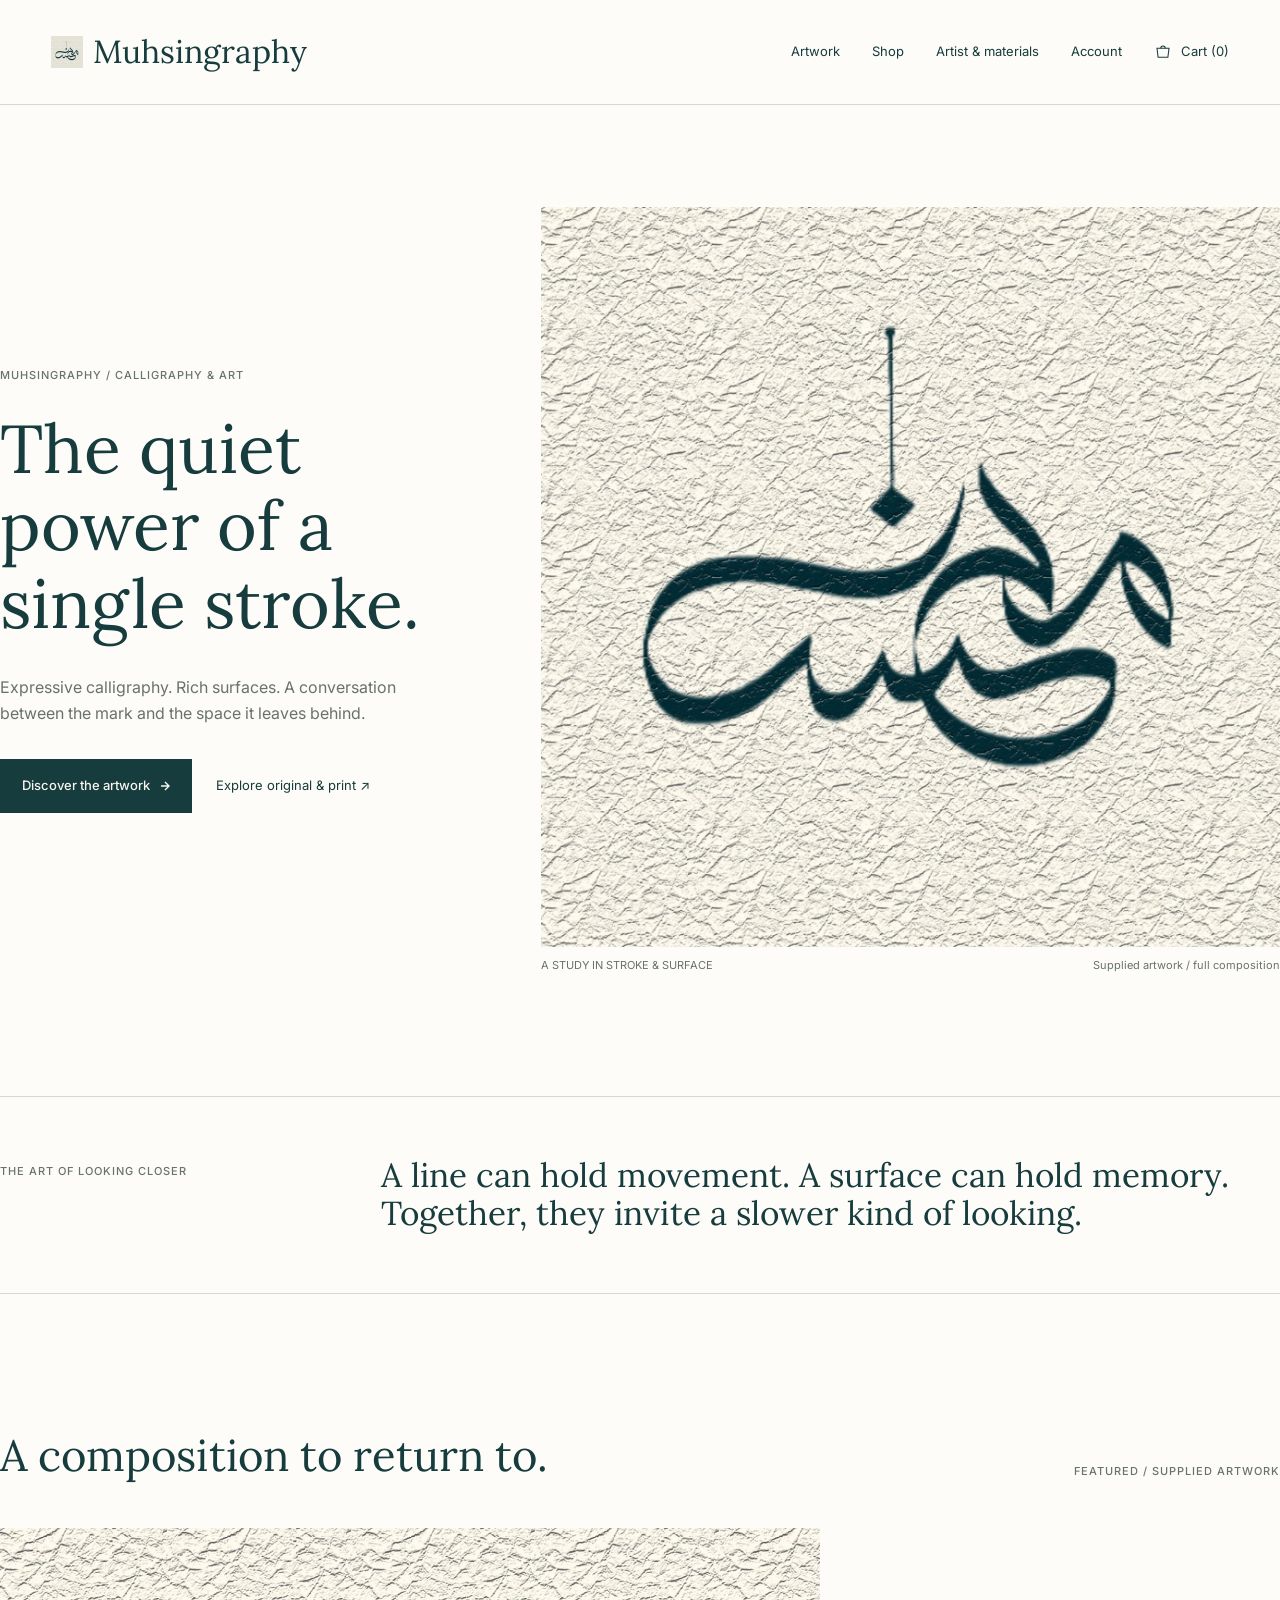
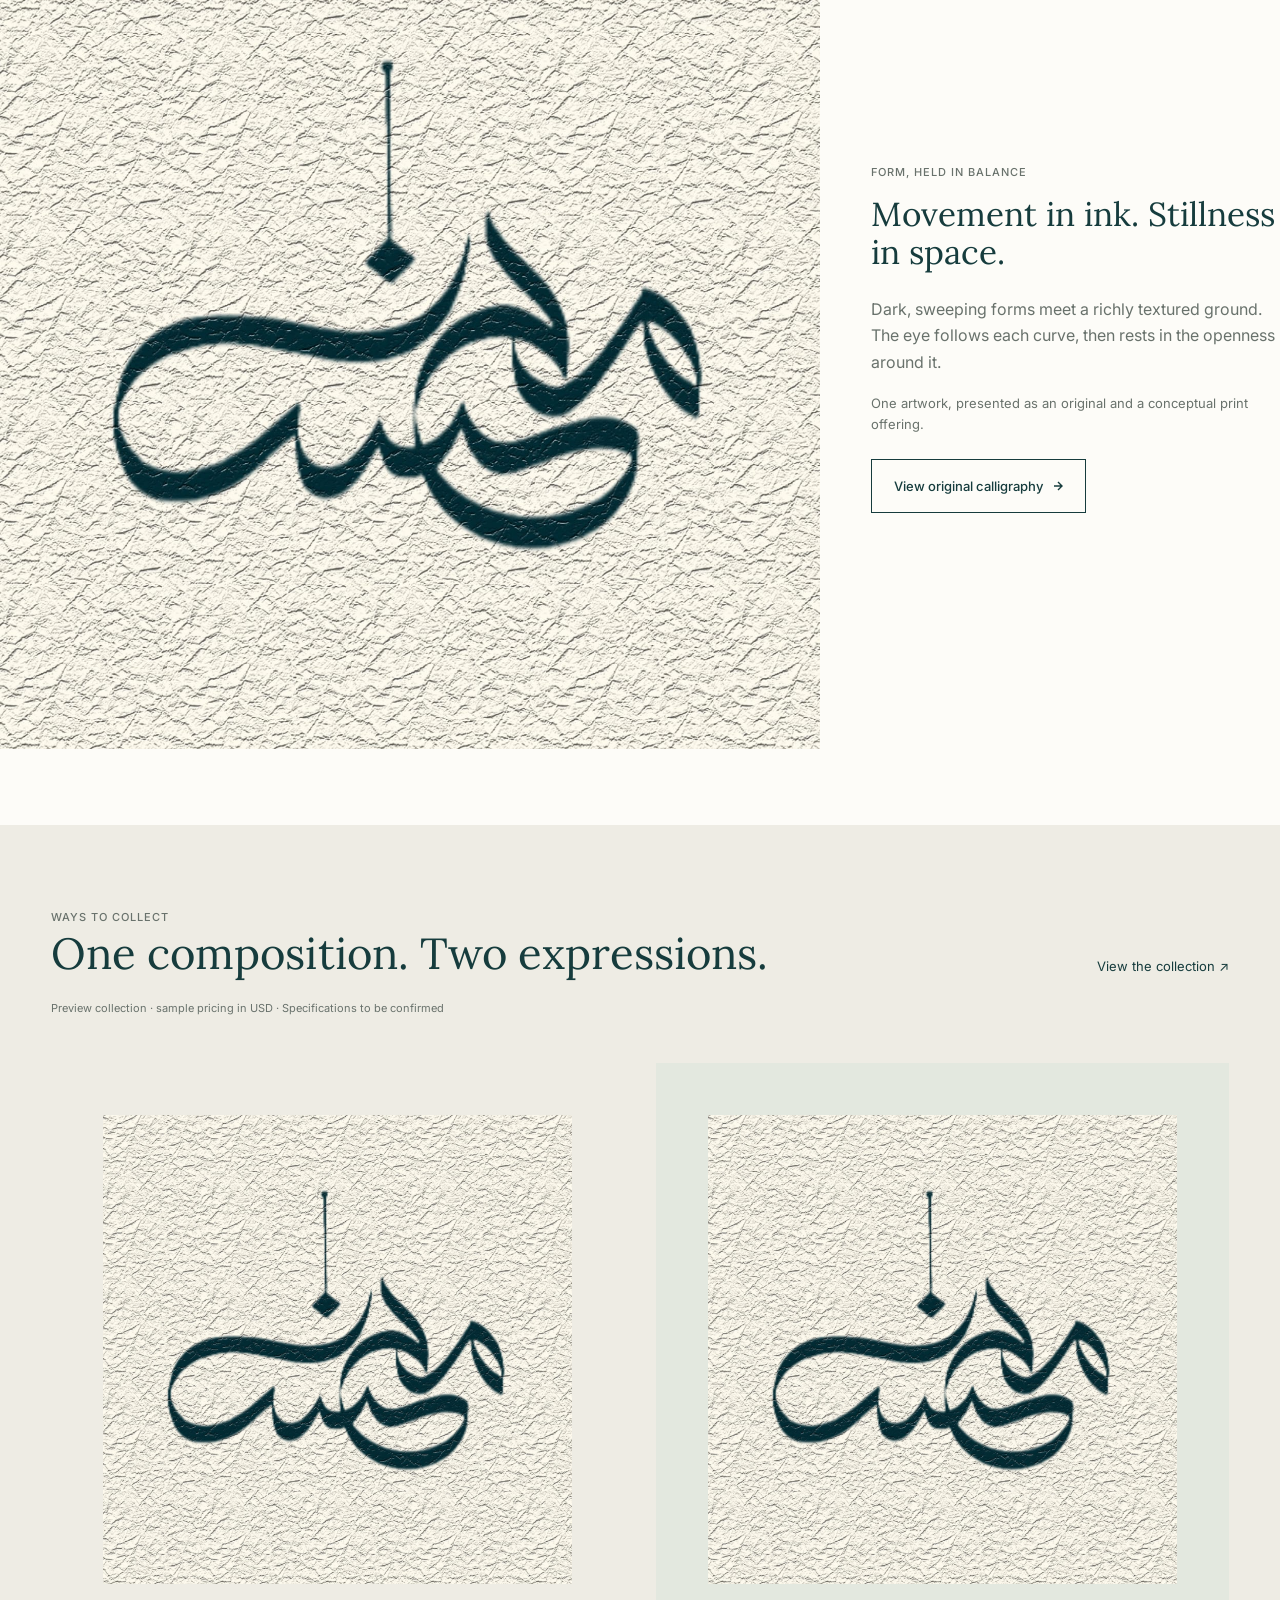
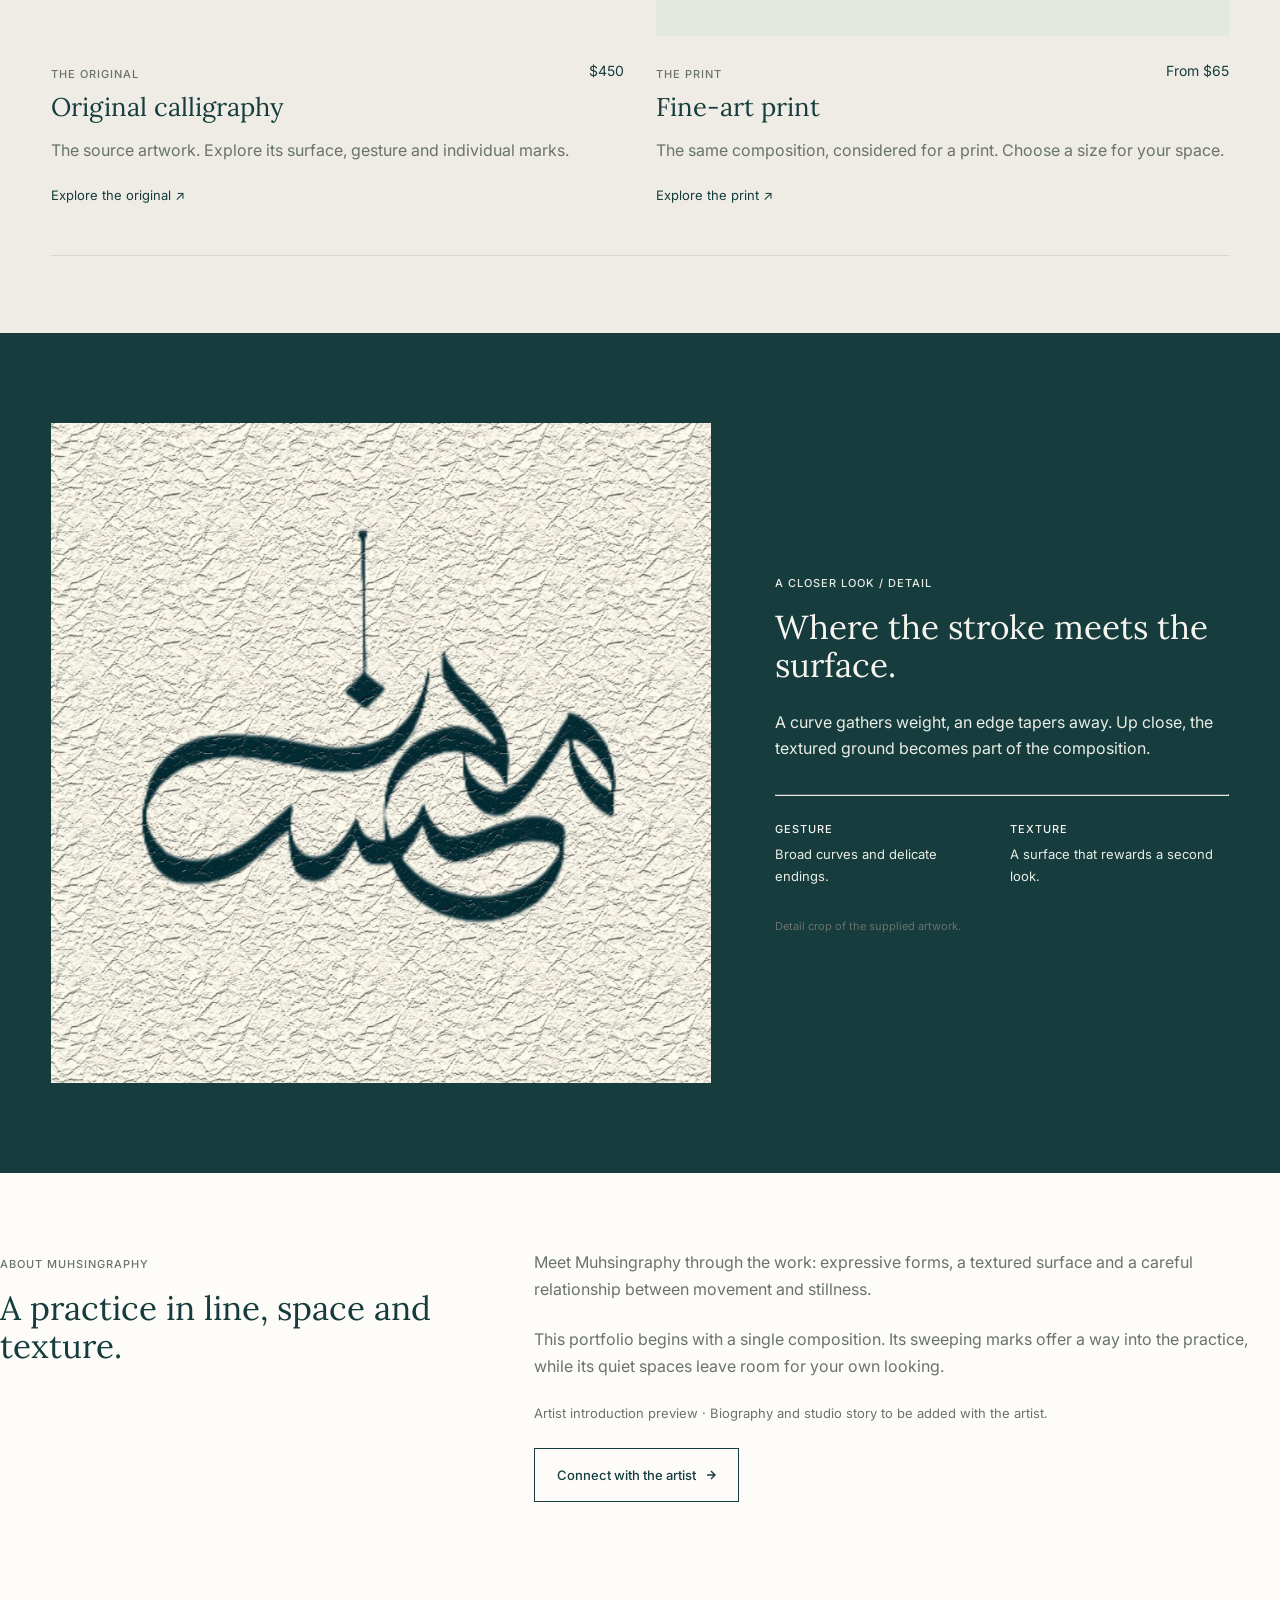
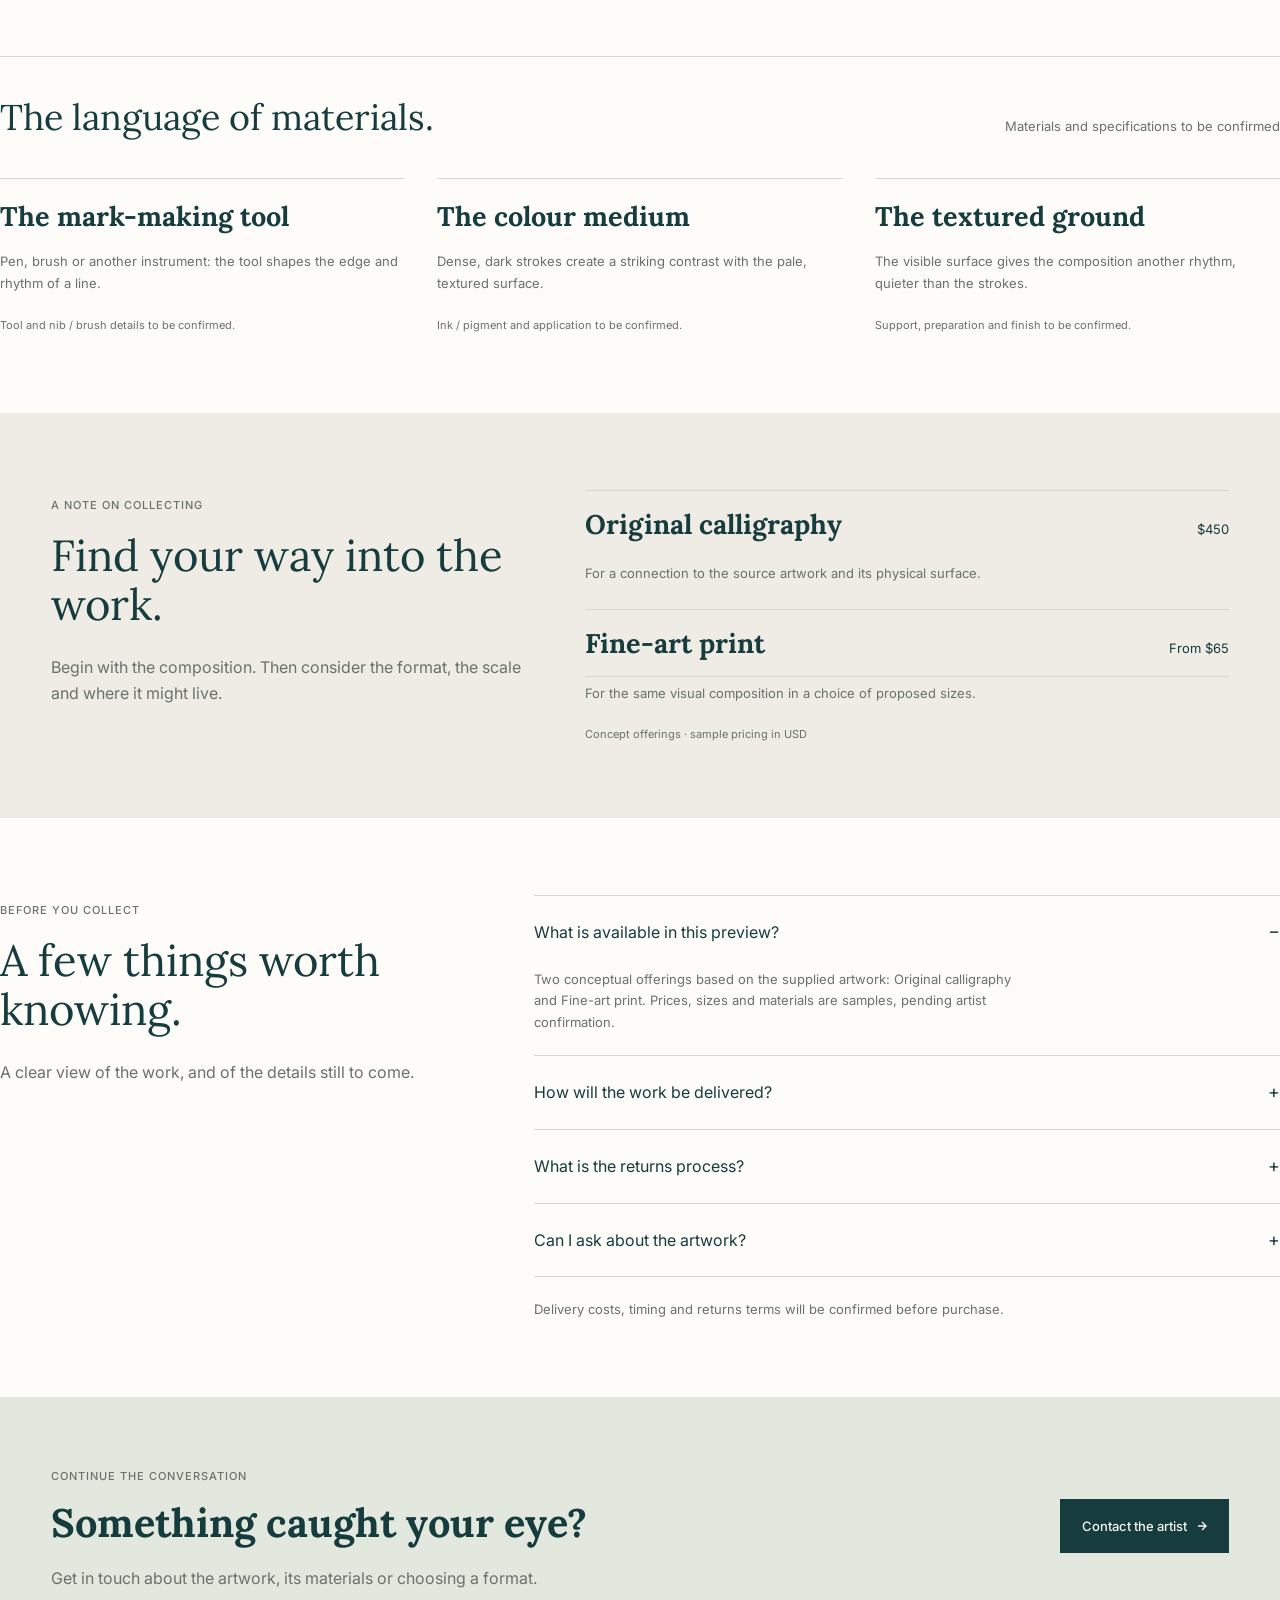
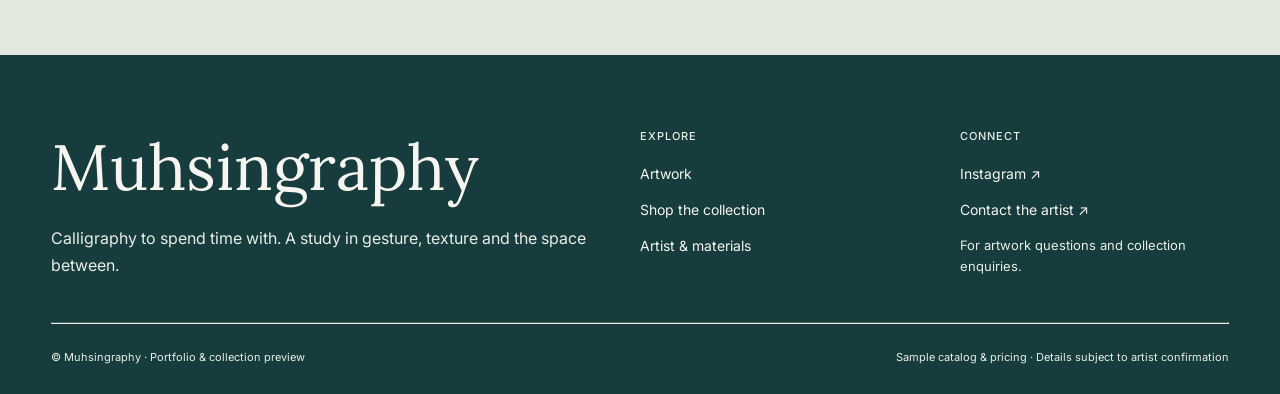
<file: index.html>
<!DOCTYPE html>
<html lang="en">
<head>
  <meta charset="UTF-8" />
  <meta name="viewport" content="width=device-width, initial-scale=1.0" />
  <title>Muhsingraphy — Calligraphy &amp; Art</title>
  <meta name="description" content="Expressive calligraphy and fine-art prints. A portfolio and collection preview by Muhsingraphy." />
  <link rel="preconnect" href="https://fonts.googleapis.com" />
  <link rel="preconnect" href="https://fonts.gstatic.com" crossorigin />
  <link href="https://fonts.googleapis.com/css2?family=Lora:ital,wght@0,400;0,500;1,400&family=Inter:wght@400;500&display=swap" rel="stylesheet" />
  <link rel="icon" href="assets/favicon.ico" sizes="any" />
  <link rel="icon" type="image/png" href="assets/logo.png" />
  <link rel="apple-touch-icon" href="assets/apple-touch-icon.png" />
  <link rel="stylesheet" href="styles.css" />
</head>
<body>
  <a class="skip" href="#main" style="position:absolute;left:-9999px">Skip to content</a>

  <!-- ── header ─────────────────────────────────────────── -->
  <header class="site-header">
    <div class="site-header__inner">
      <a class="brand" href="index.html">
        <img class="brand__mark" src="assets/logo.png" alt="" width="32" height="32" />
        <span class="brand__word">Muhsingraphy</span>
      </a>
      <nav class="nav" aria-label="Primary">
        <a href="#work">Artwork</a>
        <a href="shop.html">Shop</a>
        <a href="#artist" class="hide-sm">Artist &amp; materials</a>
        <a href="account.html" class="hide-sm">Account</a>
        <a class="cart" href="shop.html">
          <svg width="18" height="18" viewBox="0 0 24 24" fill="none" stroke="currentColor" stroke-width="1.4" aria-hidden="true">
            <path d="M4 7h16l-1.5 12h-13L4 7Z"/><path d="M9 7a3 3 0 0 1 6 0"/>
          </svg>
          Cart (0)
        </a>
      </nav>
    </div>
  </header>

  <main id="main">
    <!-- ── hero ──────────────────────────────────────────── -->
    <section class="hero wrap">
      <div class="hero__grid">
        <div class="hero__copy reveal">
          <span class="label">Muhsingraphy / Calligraphy &amp; Art</span>
          <h1 class="display h1 hero__title">The quiet power of a single stroke.</h1>
          <p class="lead hero__desc">
            Expressive calligraphy. Rich surfaces. A conversation between the
            mark and the space it leaves behind.
          </p>
          <div class="hero__actions">
            <a class="btn btn--solid" href="#work">
              Discover the artwork
              <svg class="arrow" viewBox="0 0 10 10" fill="none" stroke="currentColor" stroke-width="1.4" aria-hidden="true"><path d="M1 5h8M5 1l4 4-4 4"/></svg>
            </a>
            <a class="link" href="shop.html">Explore original &amp; print ↗</a>
          </div>
        </div>
        <figure class="hero__art reveal">
          <img src="assets/artwork.jpg" alt="Supplied calligraphy artwork — a dark, sweeping form on a richly textured ground" />
          <figcaption class="hero__caption">
            <span class="note">A STUDY IN STROKE &amp; SURFACE</span>
            <span class="note">Supplied artwork / full composition</span>
          </figcaption>
        </figure>
      </div>
    </section>

    <!-- ── editorial statement ───────────────────────────── -->
    <section class="statement wrap">
      <hr class="rule" />
      <div class="statement__grid">
        <span class="label">The art of looking closer</span>
        <p class="display h3">
          A line can hold movement. A surface can hold memory. Together, they
          invite a slower kind of looking.
        </p>
      </div>
      <hr class="rule" />
    </section>

    <!-- ── featured artwork ──────────────────────────────── -->
    <section class="section section--ground wrap" id="work">
      <div class="sec-head">
        <h2 class="display h2">A composition to return to.</h2>
        <span class="label">Featured / Supplied artwork</span>
      </div>
      <div class="featured__grid">
        <div class="reveal"><img src="assets/artwork.jpg" alt="Full composition of the supplied calligraphy artwork" /></div>
        <div class="featured__copy reveal">
          <span class="label">Form, held in balance</span>
          <h3 class="display h3">Movement in ink. Stillness in space.</h3>
          <p class="lead">
            Dark, sweeping forms meet a richly textured ground. The eye follows
            each curve, then rests in the openness around it.
          </p>
          <p class="meta">One artwork, presented as an original and a conceptual print offering.</p>
          <a class="btn btn--outline" href="original-calligraphy.html" style="margin-top:1.5rem">
            View original calligraphy
            <svg class="arrow" viewBox="0 0 10 10" fill="none" stroke="currentColor" stroke-width="1.4" aria-hidden="true"><path d="M1 5h8M5 1l4 4-4 4"/></svg>
          </a>
        </div>
      </div>
    </section>

    <!-- ── ways to collect ───────────────────────────────── -->
    <section class="section section--paper2" id="collect">
      <div class="wrap">
        <div class="sec-head">
          <div>
            <span class="label">Ways to collect</span>
            <h2 class="display h2">One composition. Two expressions.</h2>
          </div>
          <a class="link" href="shop.html">View the collection ↗</a>
        </div>
        <p class="note" style="margin-top:1.5rem">Preview collection · sample pricing in USD · Specifications to be confirmed</p>

        <div class="offerings">
          <article class="offering reveal">
            <div class="offering__frame offering__frame--a">
              <img src="assets/artwork.jpg" alt="Original calligraphy — the source artwork" />
            </div>
            <div class="offering__meta">
              <div>
                <span class="label">The original</span>
                <h3 class="display h4">Original calligraphy</h3>
              </div>
              <span class="price">$450</span>
            </div>
            <p class="lead offering__desc">The source artwork. Explore its surface, gesture and individual marks.</p>
            <a class="link" href="original-calligraphy.html">Explore the original ↗</a>
          </article>

          <article class="offering reveal">
            <div class="offering__frame offering__frame--b">
              <img src="assets/artwork.jpg" alt="Fine-art print — the same composition, considered for print" />
            </div>
            <div class="offering__meta">
              <div>
                <span class="label">The print</span>
                <h3 class="display h4">Fine-art print</h3>
              </div>
              <span class="price">From $65</span>
            </div>
            <p class="lead offering__desc">The same composition, considered for a print. Choose a size for your space.</p>
            <a class="link" href="fine-art-print.html">Explore the print ↗</a>
          </article>
        </div>
        <hr class="rule" style="margin-top:3rem" />
      </div>
    </section>

    <!-- ── closer look ───────────────────────────────────── -->
    <section class="closer">
      <div class="wrap closer__grid">
        <div class="reveal"><img src="assets/artwork.jpg" alt="Detail crop of the supplied artwork" /></div>
        <div class="reveal">
          <span class="label">A closer look / Detail</span>
          <h2 class="display h3 closer__title">Where the stroke meets the surface.</h2>
          <p class="lead">
            A curve gathers weight, an edge tapers away. Up close, the textured
            ground becomes part of the composition.
          </p>
          <hr class="closer__rule" />
          <div class="observations">
            <div>
              <h4>Gesture</h4>
              <p>Broad curves and delicate endings.</p>
            </div>
            <div>
              <h4>Texture</h4>
              <p>A surface that rewards a second look.</p>
            </div>
          </div>
          <span class="note">Detail crop of the supplied artwork.</span>
        </div>
      </div>
    </section>

    <!-- ── about the artist ──────────────────────────────── -->
    <section class="section wrap" id="artist">
      <div class="guide__grid">
        <div>
          <span class="label">About Muhsingraphy</span>
          <h2 class="display h3" style="margin-top:0.9rem">A practice in line, space and texture.</h2>
        </div>
        <div class="reveal">
          <p class="lead">
            Meet Muhsingraphy through the work: expressive forms, a textured
            surface and a careful relationship between movement and stillness.
          </p>
          <p class="lead" style="margin-top:1.5rem">
            This portfolio begins with a single composition. Its sweeping marks
            offer a way into the practice, while its quiet spaces leave room for
            your own looking.
          </p>
          <p class="meta" style="margin-top:1.5rem">Artist introduction preview · Biography and studio story to be added with the artist.</p>
          <a class="btn btn--outline" href="#contact" style="margin-top:1.5rem">
            Connect with the artist
            <svg class="arrow" viewBox="0 0 10 10" fill="none" stroke="currentColor" stroke-width="1.4" aria-hidden="true"><path d="M1 5h8M5 1l4 4-4 4"/></svg>
          </a>
        </div>
      </div>
    </section>

    <!-- ── materials ─────────────────────────────────────── -->
    <section class="section wrap">
      <hr class="rule" />
      <div class="sec-head" style="padding-top:2.5rem">
        <h2 class="display h2" style="font-size:clamp(1.8rem,2.8vw,2.5rem)">The language of materials.</h2>
        <span class="meta">Materials and specifications to be confirmed</span>
      </div>
      <div class="materials">
        <div class="material reveal">
          <h3>The mark-making tool</h3>
          <p>Pen, brush or another instrument: the tool shapes the edge and rhythm of a line.</p>
          <span class="note">Tool and nib / brush details to be confirmed.</span>
        </div>
        <div class="material reveal">
          <h3>The colour medium</h3>
          <p>Dense, dark strokes create a striking contrast with the pale, textured surface.</p>
          <span class="note">Ink / pigment and application to be confirmed.</span>
        </div>
        <div class="material reveal">
          <h3>The textured ground</h3>
          <p>The visible surface gives the composition another rhythm, quieter than the strokes.</p>
          <span class="note">Support, preparation and finish to be confirmed.</span>
        </div>
      </div>
    </section>

    <!-- ── collecting guide ──────────────────────────────── -->
    <section class="section section--paper2">
      <div class="wrap guide__grid">
        <div class="guide__intro">
          <span class="label">A note on collecting</span>
          <h2 class="display h2">Find your way into the work.</h2>
          <p class="lead">Begin with the composition. Then consider the format, the scale and where it might live.</p>
        </div>
        <div>
          <div class="format reveal">
            <h3>Original calligraphy</h3>
            <span class="price">$450</span>
          </div>
          <p class="format__note">For a connection to the source artwork and its physical surface.</p>
          <div class="format reveal" style="margin-top:1.5rem">
            <h3>Fine-art print</h3>
            <span class="price">From $65</span>
          </div>
          <p class="format__note">For the same visual composition in a choice of proposed sizes.</p>
          <p class="note" style="margin-top:1.5rem">Concept offerings · sample pricing in USD</p>
        </div>
      </div>
    </section>

    <!-- ── FAQ ───────────────────────────────────────────── -->
    <section class="section wrap faq__grid">
      <div class="faq__intro">
        <span class="label">Before you collect</span>
        <h2 class="display h2">A few things worth knowing.</h2>
        <p class="lead">A clear view of the work, and of the details still to come.</p>
      </div>
      <div>
        <div class="faq__item is-open">
          <button class="faq__q" aria-expanded="true">What is available in this preview?<span class="faq__sign">−</span></button>
          <div class="faq__a"><p>Two conceptual offerings based on the supplied artwork: Original calligraphy and Fine-art print. Prices, sizes and materials are samples, pending artist confirmation.</p></div>
        </div>
        <div class="faq__item">
          <button class="faq__q" aria-expanded="false">How will the work be delivered?<span class="faq__sign">+</span></button>
          <div class="faq__a"><p>Delivery costs, timing and packaging are to be confirmed with the artist before purchase. No shipping terms are established in this preview.</p></div>
        </div>
        <div class="faq__item">
          <button class="faq__q" aria-expanded="false">What is the returns process?<span class="faq__sign">+</span></button>
          <div class="faq__a"><p>Return eligibility, timeframes and the contact process are to be confirmed. No returns policy is established in this preview.</p></div>
        </div>
        <div class="faq__item">
          <button class="faq__q" aria-expanded="false">Can I ask about the artwork?<span class="faq__sign">+</span></button>
          <div class="faq__a"><p>Yes — questions about the work, its materials or choosing a format are welcome. Use the contact link below to reach the artist.</p></div>
        </div>
        <p class="meta faq__foot">Delivery costs, timing and returns terms will be confirmed before purchase.</p>
      </div>
    </section>

    <!-- ── enquiry ───────────────────────────────────────── -->
    <section class="enquiry" id="contact">
      <div class="wrap enquiry__grid">
        <div class="enquiry__copy">
          <span class="label">Continue the conversation</span>
          <h2>Something caught your eye?</h2>
          <p class="lead">Get in touch about the artwork, its materials or choosing a format.</p>
        </div>
        <a class="btn btn--solid" href="mailto:hello@muhsingraphy.com">
          Contact the artist
          <svg class="arrow" viewBox="0 0 10 10" fill="none" stroke="currentColor" stroke-width="1.4" aria-hidden="true"><path d="M1 5h8M5 1l4 4-4 4"/></svg>
        </a>
      </div>
    </section>
  </main>

  <!-- ── footer ─────────────────────────────────────────── -->
  <footer class="footer">
    <div class="wrap">
      <div class="footer__grid">
        <div>
          <p class="footer__brand">Muhsingraphy</p>
          <p class="footer__pitch">Calligraphy to spend time with. A study in gesture, texture and the space between.</p>
        </div>
        <div>
          <h4>Explore</h4>
          <ul>
            <li><a href="#work">Artwork</a></li>
            <li><a href="shop.html">Shop the collection</a></li>
            <li><a href="#artist">Artist &amp; materials</a></li>
          </ul>
        </div>
        <div>
          <h4>Connect</h4>
          <ul>
            <li><a href="https://www.instagram.com/muhsingraphy" target="_blank" rel="noopener">Instagram ↗</a></li>
            <li><a href="mailto:hello@muhsingraphy.com">Contact the artist ↗</a></li>
          </ul>
          <p class="fine">For artwork questions and collection enquiries.</p>
        </div>
      </div>
      <hr class="footer__rule" />
      <div class="footer__base">
        <span>© Muhsingraphy · Portfolio &amp; collection preview</span>
        <span>Sample catalog &amp; pricing · Details subject to artist confirmation</span>
      </div>
    </div>
  </footer>

  <script src="supabase-config.js"></script>
  <script src="store.js"></script>
  <script src="script.js"></script>
  <script src="hydrate.js"></script>
</body>
</html>
</file>
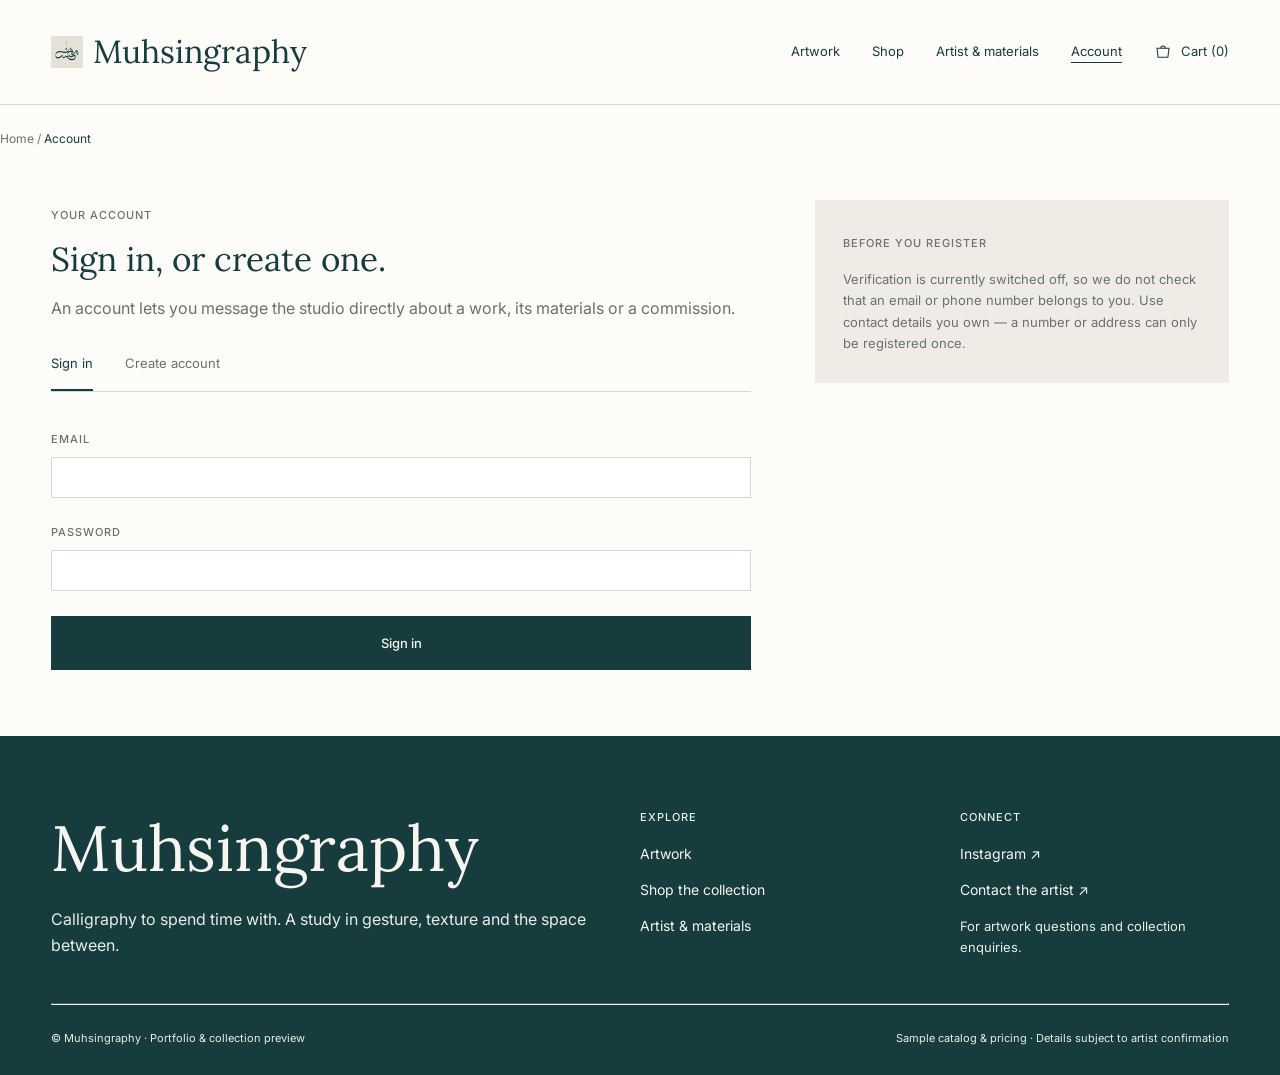
<file: account.html>
<!DOCTYPE html>
<html lang="en">
<head>
  <meta charset="UTF-8" />
  <meta name="viewport" content="width=device-width, initial-scale=1.0" />
  <title>Account — Muhsingraphy</title>
  <meta name="description" content="Create an account or sign in to message the studio." />
  <link rel="preconnect" href="https://fonts.googleapis.com" />
  <link rel="preconnect" href="https://fonts.gstatic.com" crossorigin />
  <link href="https://fonts.googleapis.com/css2?family=Lora:ital,wght@0,400;0,500;1,400&family=Inter:wght@400;500&display=swap" rel="stylesheet" />
  <link rel="icon" href="assets/favicon.ico" sizes="any" />
  <link rel="icon" type="image/png" href="assets/logo.png" />
  <link rel="apple-touch-icon" href="assets/apple-touch-icon.png" />
  <link rel="stylesheet" href="styles.css" />
</head>
<body>
  <header class="site-header">
    <div class="site-header__inner">
      <a class="brand" href="index.html">
        <img class="brand__mark" src="assets/logo.png" alt="" width="32" height="32" />
        <span class="brand__word">Muhsingraphy</span>
      </a>
      <nav class="nav" aria-label="Primary">
        <a href="index.html#work">Artwork</a>
        <a href="shop.html">Shop</a>
        <a href="index.html#artist" class="hide-sm">Artist &amp; materials</a>
        <a href="account.html" aria-current="page">Account</a>
        <a class="cart" href="shop.html">
          <svg width="18" height="18" viewBox="0 0 24 24" fill="none" stroke="currentColor" stroke-width="1.4" aria-hidden="true"><path d="M4 7h16l-1.5 12h-13L4 7Z"/><path d="M9 7a3 3 0 0 1 6 0"/></svg>
          Cart (0)
        </a>
      </nav>
    </div>
  </header>

  <main>
    <div class="wrap crumbs">
      <a href="index.html">Home</a> / <span aria-current="page">Account</span>
    </div>

    <!-- not configured notice -->
    <div class="wrap" id="not-configured" hidden style="padding:3rem 0">
      <h1 class="display h3">Accounts are not connected yet.</h1>
      <p class="lead" style="margin-top:1rem;max-width:60ch">
        Add your Supabase URL and publishable key to <code>supabase-config.js</code>
        and run <code>supabase/auth-chat.sql</code> to enable sign-in and chat.
      </p>
    </div>

    <!-- signed out: auth forms -->
    <section class="wrap" id="auth-section" hidden>
      <div class="page-intro__grid" style="align-items:start;padding:clamp(2rem,4vw,3.5rem) 0">
        <div>
          <span class="label">Your account</span>
          <h1 class="display h3" style="margin:0.9rem 0 1rem">Sign in, or create one.</h1>
          <p class="lead">An account lets you message the studio directly about a work, its materials or a commission.</p>

          <div class="pdp__tabs" role="tablist" style="margin-top:2rem">
            <button class="pdp__tab" role="tab" aria-selected="true" data-auth-tab="login">Sign in</button>
            <button class="pdp__tab" role="tab" aria-selected="false" data-auth-tab="signup">Create account</button>
          </div>

          <!-- sign in -->
          <form id="form-login" data-auth-panel="login" style="padding-top:2rem">
            <label class="label" for="login-email">Email</label>
            <input id="login-email" type="email" required autocomplete="email"
                   style="width:100%;margin:0.4rem 0 1.2rem;padding:0.75rem;border:1px solid var(--rule);background:#fff" />
            <label class="label" for="login-pass">Password</label>
            <input id="login-pass" type="password" required autocomplete="current-password"
                   style="width:100%;margin:0.4rem 0 1.6rem;padding:0.75rem;border:1px solid var(--rule);background:#fff" />
            <button class="btn btn--solid" type="submit" style="width:100%">Sign in</button>
            <p class="note" data-error style="color:var(--amber);margin-top:0.9rem"></p>
          </form>

          <!-- sign up -->
          <form id="form-signup" data-auth-panel="signup" hidden style="padding-top:2rem">
            <label class="label" for="su-name">Name</label>
            <input id="su-name" type="text" autocomplete="name"
                   style="width:100%;margin:0.4rem 0 1.2rem;padding:0.75rem;border:1px solid var(--rule);background:#fff" />
            <label class="label" for="su-email">Email</label>
            <input id="su-email" type="email" required autocomplete="email"
                   style="width:100%;margin:0.4rem 0 1.2rem;padding:0.75rem;border:1px solid var(--rule);background:#fff" />
            <label class="label" for="su-phone">Phone</label>
            <input id="su-phone" type="tel" autocomplete="tel" placeholder="+44 7700 900000"
                   style="width:100%;margin:0.4rem 0 1.2rem;padding:0.75rem;border:1px solid var(--rule);background:#fff" />
            <label class="label" for="su-pass">Password</label>
            <input id="su-pass" type="password" required minlength="8" autocomplete="new-password"
                   style="width:100%;margin:0.4rem 0 0.6rem;padding:0.75rem;border:1px solid var(--rule);background:#fff" />
            <p class="note" style="margin-bottom:1.4rem">At least 8 characters. One account per email and per phone number.</p>
            <button class="btn btn--solid" type="submit" style="width:100%">Create account</button>
            <p class="note" data-error style="color:var(--amber);margin-top:0.9rem"></p>
          </form>
        </div>

        <aside class="panel" style="background:var(--paper-2);border:0;padding:1.75rem">
          <span class="label">Before you register</span>
          <p class="meta" style="margin-top:0.9rem">
            Verification is currently switched off, so we do not check that an email
            or phone number belongs to you. Use contact details you own — a number or
            address can only be registered once.
          </p>
        </aside>
      </div>
    </section>

    <!-- signed in: profile + chat -->
    <section class="wrap" id="account-section" hidden style="padding:clamp(2rem,4vw,3rem) 0 clamp(3rem,6vw,5rem)">
      <div class="sec-head">
        <div>
          <span class="label">Signed in</span>
          <h1 class="display h3" id="account-title" style="margin-top:0.6rem">Welcome back.</h1>
          <p class="meta" id="account-meta" style="margin-top:0.6rem"></p>
        </div>
        <button class="btn btn--outline" id="sign-out" style="min-height:44px">Sign out</button>
      </div>

      <div class="related__grid" style="margin-top:2.5rem;align-items:start">
        <div>
          <span class="label">Message the studio <span id="chat-badge" hidden style="margin-left:0.5rem;background:var(--ink);color:var(--on-ink);padding:0.15rem 0.5rem;font-size:10px">new reply</span></span>
          <h2 class="display h4" style="margin:0.7rem 0 1rem">Ask about a work.</h2>
          <p class="lead">Questions about materials, framing, sizing or commissions — the artist replies here.</p>

          <div id="chat" style="margin-top:1.5rem">
            <div id="chat-log" style="border:1px solid var(--rule);height:360px;overflow-y:auto;padding:1rem;background:#fff;display:flex;flex-direction:column;gap:0.75rem"></div>
            <form id="chat-form" style="display:flex;gap:0.6rem;margin-top:0.8rem">
              <input id="chat-input" type="text" required maxlength="4000" placeholder="Write a message…"
                     style="flex:1;padding:0.75rem;border:1px solid var(--rule);background:#fff" />
              <button class="btn btn--solid" type="submit">Send</button>
            </form>
            <p class="note" data-error style="color:var(--amber);margin-top:0.7rem"></p>
            <p class="note" id="chat-status" style="margin-top:0.7rem"></p>
          </div>
        </div>
        <aside class="panel" style="background:var(--paper-2);border:0;padding:1.75rem">
          <span class="label">Your details</span>
          <div class="specs__list" style="margin-top:1rem">
            <div class="specs__row"><dt>Name</dt><dd id="p-name">—</dd></div>
            <div class="specs__row"><dt>Email</dt><dd id="p-email">—</dd></div>
            <div class="specs__row"><dt>Phone</dt><dd id="p-phone">—</dd></div>
            <div class="specs__row"><dt>Role</dt><dd id="p-role">—</dd></div>
          </div>
          <p class="note" style="margin-top:1rem">Email, phone and role cannot be changed from this page.</p>
        </aside>
      </div>
    </section>
  </main>

  <footer class="footer">
    <div class="wrap">
      <div class="footer__grid">
        <div>
          <p class="footer__brand">Muhsingraphy</p>
          <p class="footer__pitch">Calligraphy to spend time with. A study in gesture, texture and the space between.</p>
        </div>
        <div>
          <h4>Explore</h4>
          <ul>
            <li><a href="index.html#work">Artwork</a></li>
            <li><a href="shop.html">Shop the collection</a></li>
            <li><a href="index.html#artist">Artist &amp; materials</a></li>
          </ul>
        </div>
        <div>
          <h4>Connect</h4>
          <ul>
            <li><a href="https://www.instagram.com/muhsingraphy" target="_blank" rel="noopener">Instagram ↗</a></li>
            <li><a href="mailto:hello@muhsingraphy.com">Contact the artist ↗</a></li>
          </ul>
          <p class="fine">For artwork questions and collection enquiries.</p>
        </div>
      </div>
      <hr class="footer__rule" />
      <div class="footer__base">
        <span>© Muhsingraphy · Portfolio &amp; collection preview</span>
        <span>Sample catalog &amp; pricing · Details subject to artist confirmation</span>
      </div>
    </div>
  </footer>

  <script src="supabase-config.js"></script>
  <script src="store.js"></script>
  <script src="script.js"></script>
  <script src="account.js"></script>
</body>
</html>
</file>
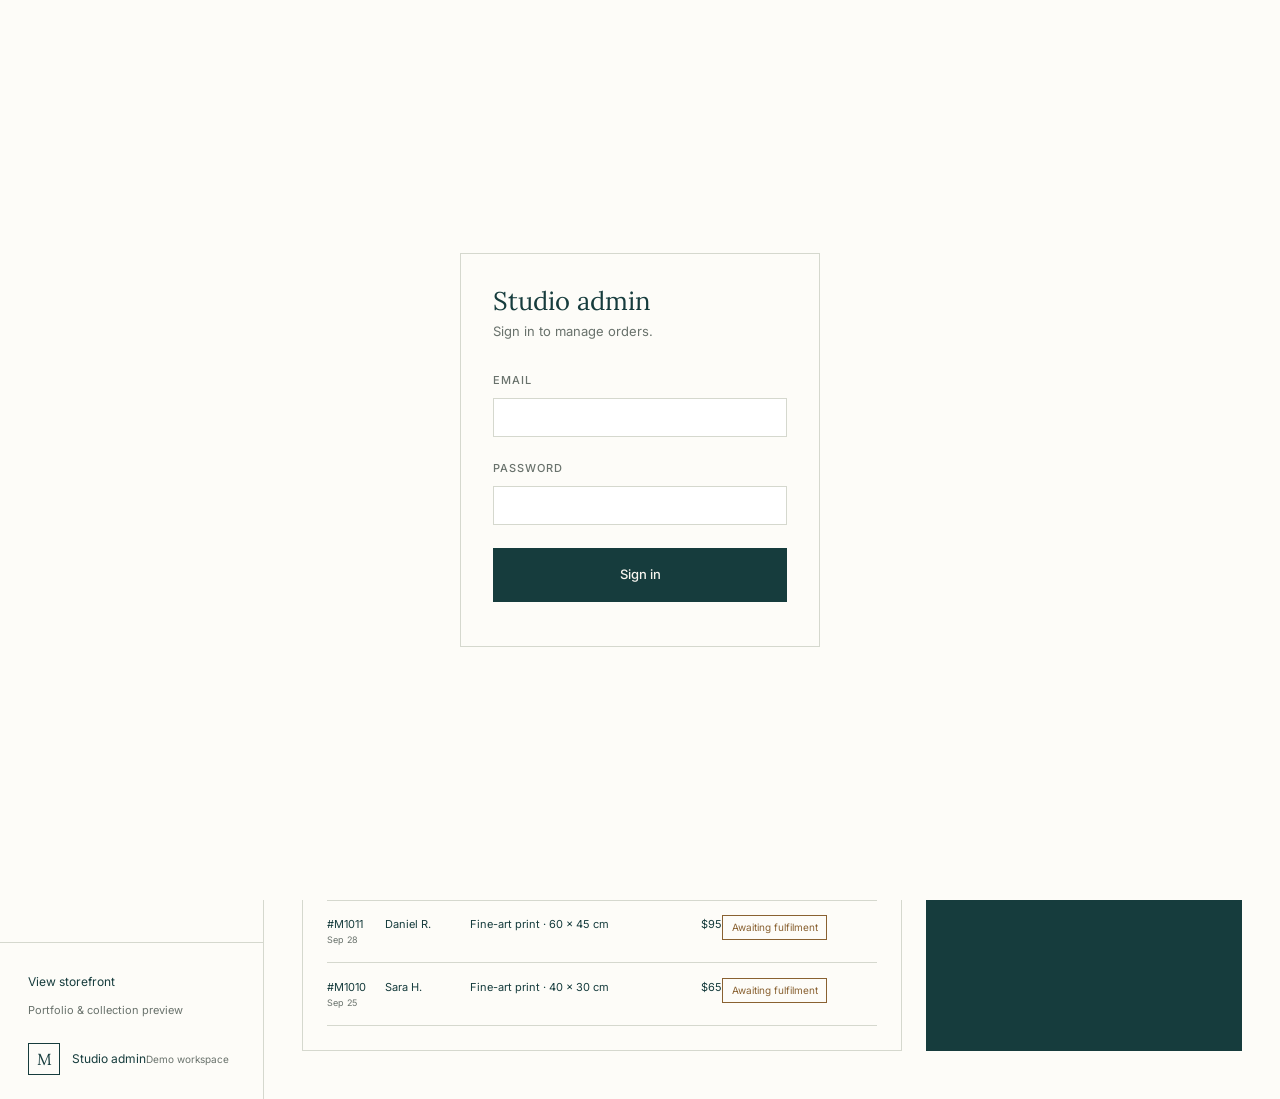
<file: admin.html>
<!DOCTYPE html>
<html lang="en">
<head>
  <meta charset="UTF-8" />
  <meta name="viewport" content="width=device-width, initial-scale=1.0" />
  <title>Overview — Muhsingraphy Studio admin</title>
  <meta name="description" content="Studio admin overview — collection, orders and studio at a glance. Demo workspace." />
  <link rel="preconnect" href="https://fonts.googleapis.com" />
  <link rel="preconnect" href="https://fonts.gstatic.com" crossorigin />
  <link href="https://fonts.googleapis.com/css2?family=Lora:ital,wght@0,400;0,500;1,400&family=Inter:wght@400;500&display=swap" rel="stylesheet" />
  <link rel="icon" href="assets/favicon.ico" sizes="any" />
  <link rel="icon" type="image/png" href="assets/logo.png" />
  <link rel="apple-touch-icon" href="assets/apple-touch-icon.png" />
  <link rel="stylesheet" href="styles.css" />
</head>
<body>
  <div class="admin">
    <!-- ── sidebar ───────────────────────────────────────── -->
    <aside class="admin__side">
      <div class="admin__brand">
        <img class="admin__mark" src="assets/logo.png" alt="" width="32" height="32" />
        <h1>Muhsingraphy</h1>
        <p>Studio / Admin</p>
      </div>
      <ul class="admin__nav">
        <li><a href="admin.html" aria-current="page">Overview</a></li>
        <li><a href="#">Orders <span class="count">3</span></a></li>
        <li><a href="#">Products</a></li>
        <li><a href="#">Inventory</a></li>
        <li><a href="#">Website content</a></li>
        <li><a href="#">Customers</a></li>
        <li><a href="#">Settings</a></li>
      </ul>
      <div class="admin__side-foot">
        <a href="index.html">View storefront</a>
        <p class="fine" style="font-size:11px;color:var(--sage);margin-top:0.5rem">Portfolio &amp; collection preview</p>
        <div class="ws">
          <span class="admin__mark">M</span>
          <p>Studio admin<small>Demo workspace</small></p>
        </div>
      </div>
    </aside>

    <!-- ── main ──────────────────────────────────────────── -->
    <main class="admin__main">
      <div class="admin__top">
        <span class="crumb">Studio / <b>Overview</b></span>
        <span class="tools">
          <span>Demo data</span>
          <span>Search the studio</span>
        </span>
      </div>

      <div class="admin__head">
        <div>
          <h1 class="display">Overview</h1>
          <p>Your collection, orders and studio — at a glance.</p>
        </div>
        <div class="actions">
          <span class="date-pill">Sep 1 – 30, 2026</span>
          <a class="btn btn--solid" href="shop.html" style="min-height:40px">Add product</a>
        </div>
      </div>

      <div class="stats">
        <div class="stat">
          <span class="label">Total sales</span>
          <span class="v">$1,285</span>
          <p class="d">↑ 27.2% <span>vs. previous month</span></p>
        </div>
        <div class="stat">
          <span class="label">Orders</span>
          <span class="v">12</span>
          <p class="d">↑ 20.0% <span>vs. previous month</span></p>
        </div>
        <div class="stat">
          <span class="label">Average order value</span>
          <span class="v">$107.08</span>
          <p class="d">↑ 6.0% <span>vs. previous month</span></p>
        </div>
        <div class="stat">
          <span class="label">Awaiting fulfilment</span>
          <span class="v">3</span>
          <p class="d">View orders ↗</p>
        </div>
      </div>

      <div class="admin__cols">
        <div>
          <!-- sales chart -->
          <section class="panel">
            <div class="panel__head">
              <div>
                <h2>Sales trend</h2>
                <p class="note">Weekly sales · September 2026</p>
              </div>
              <a class="link" href="#">View report ↗</a>
            </div>
            <div class="chart" role="img" aria-label="Weekly sales: Sep 1–7 $130, Sep 8–14 $190, Sep 15–21 $645, Sep 22–30 $320">
              <div class="chart__y"><span>$800</span><span>$600</span><span>$400</span><span>$200</span><span>$0</span></div>
              <div class="chart__bar"><span class="val">$130</span><div class="col" style="--h:16%"><div class="fill" style="--fill:100%"></div></div><span class="lbl">Sep 1–7</span></div>
              <div class="chart__bar"><span class="val">$190</span><div class="col" style="--h:24%"><div class="fill" style="--fill:100%"></div></div><span class="lbl">Sep 8–14</span></div>
              <div class="chart__bar"><span class="val">$645</span><div class="col" style="--h:81%"><div class="fill" style="--fill:100%"></div></div><span class="lbl">Sep 15–21</span></div>
              <div class="chart__bar"><span class="val">$320</span><div class="col" style="--h:40%"><div class="fill" style="--fill:100%"></div></div><span class="lbl">Sep 22–30</span></div>
            </div>
            <div class="chart__legend">
              <span><i class="legend-a"></i>Original</span>
              <span><i class="legend-b"></i>Prints</span>
              <span style="margin-left:auto">1 original + 11 prints · Sales exclude shipping and tax.</span>
            </div>
          </section>

          <!-- orders -->
          <section class="panel" style="margin-top:1.5rem">
            <div class="panel__head">
              <h2>Recent orders</h2>
              <a class="link" href="#">All orders ↗</a>
            </div>
            <table class="orders">
              <thead>
                <tr><th>Order</th><th>Customer</th><th>Product</th><th class="total">Total</th><th>Fulfilment</th></tr>
              </thead>
              <tbody>
                <tr>
                  <td>#M1012<span class="sub">Sep 30</span></td>
                  <td>Amina K.</td>
                  <td>Fine-art print · 40 × 30 cm</td>
                  <td class="total">$65</td>
                  <td><span class="badge">Awaiting fulfilment</span></td>
                </tr>
                <tr>
                  <td>#M1011<span class="sub">Sep 28</span></td>
                  <td>Daniel R.</td>
                  <td>Fine-art print · 60 × 45 cm</td>
                  <td class="total">$95</td>
                  <td><span class="badge">Awaiting fulfilment</span></td>
                </tr>
                <tr>
                  <td>#M1010<span class="sub">Sep 25</span></td>
                  <td>Sara H.</td>
                  <td>Fine-art print · 40 × 30 cm</td>
                  <td class="total">$65</td>
                  <td><span class="badge">Awaiting fulfilment</span></td>
                </tr>
              </tbody>
            </table>
          </section>
        </div>

        <!-- quick actions -->
        <aside class="panel tile-ink">
          <h2>Your studio, in motion.</h2>
          <span class="label" style="display:block;margin-top:0.5rem">Quick actions</span>
          <ul class="quick">
            <li><a href="shop.html"><strong>Add a product</strong><span>Create an original or print listing</span></a></li>
            <li><a href="#"><strong>Manage artwork</strong><span>Organise images and gallery details</span></a></li>
            <li><a href="#"><strong>Edit website content</strong><span>Update the homepage and artist story</span></a></li>
          </ul>
        </aside>
      </div>

      <!-- ── customer messages ─────────────────────────────── -->
      <section class="panel" style="margin-top:1.5rem" id="admin-chat">
        <div class="panel__head">
          <div>
            <h2>Customer messages</h2>
            <p class="note">Conversations with signed-in customers.</p>
          </div>
          <span class="note" id="chat-count"></span>
          <span class="note" id="chat-unread" hidden style="background:var(--amber);color:#fff;padding:0.2rem 0.6rem"></span>
        </div>
        <div class="admin__cols" style="margin-top:0">
          <div>
            <div id="thread-list" style="border:1px solid var(--rule);max-height:360px;overflow-y:auto"></div>
          </div>
          <div>
            <div id="admin-chat-log" style="border:1px solid var(--rule);height:300px;overflow-y:auto;padding:1rem;background:#fff;display:flex;flex-direction:column;gap:0.75rem">
              <p class="meta" style="margin:auto;text-align:center">Select a conversation.</p>
            </div>
            <form id="admin-chat-form" style="display:flex;gap:0.6rem;margin-top:0.8rem">
              <input id="admin-chat-input" type="text" maxlength="4000" placeholder="Reply…" disabled
                     style="flex:1;padding:0.75rem;border:1px solid var(--rule);background:#fff" />
              <button class="btn btn--solid" type="submit" disabled>Send</button>
            </form>
            <p class="note" data-error style="color:var(--amber);margin-top:0.7rem"></p>
          </div>
        </div>
      </section>
    </main>
  </div>

  <script src="supabase-config.js"></script>
  <script src="store.js"></script>
  <script src="script.js"></script>
  <script src="hydrate.js"></script>
  <script src="admin-chat.js"></script>
</body>
</html>
</file>
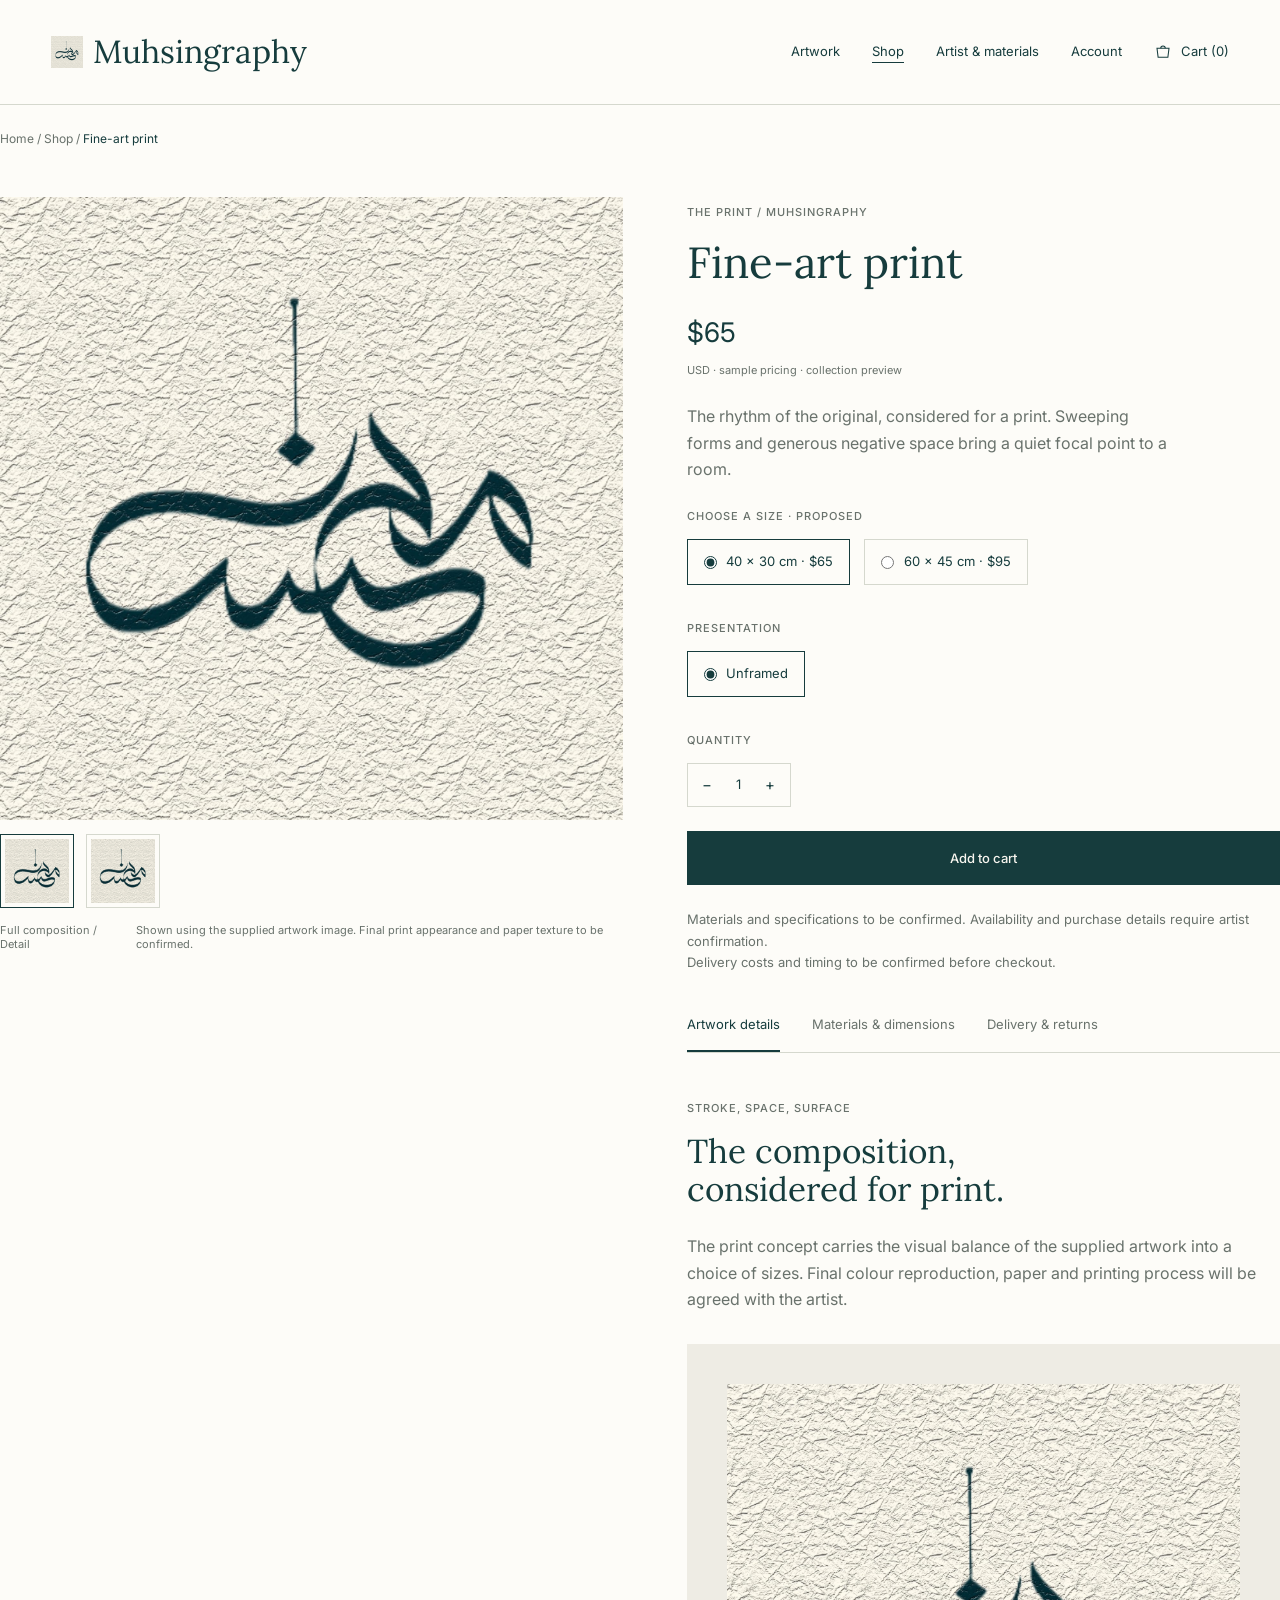
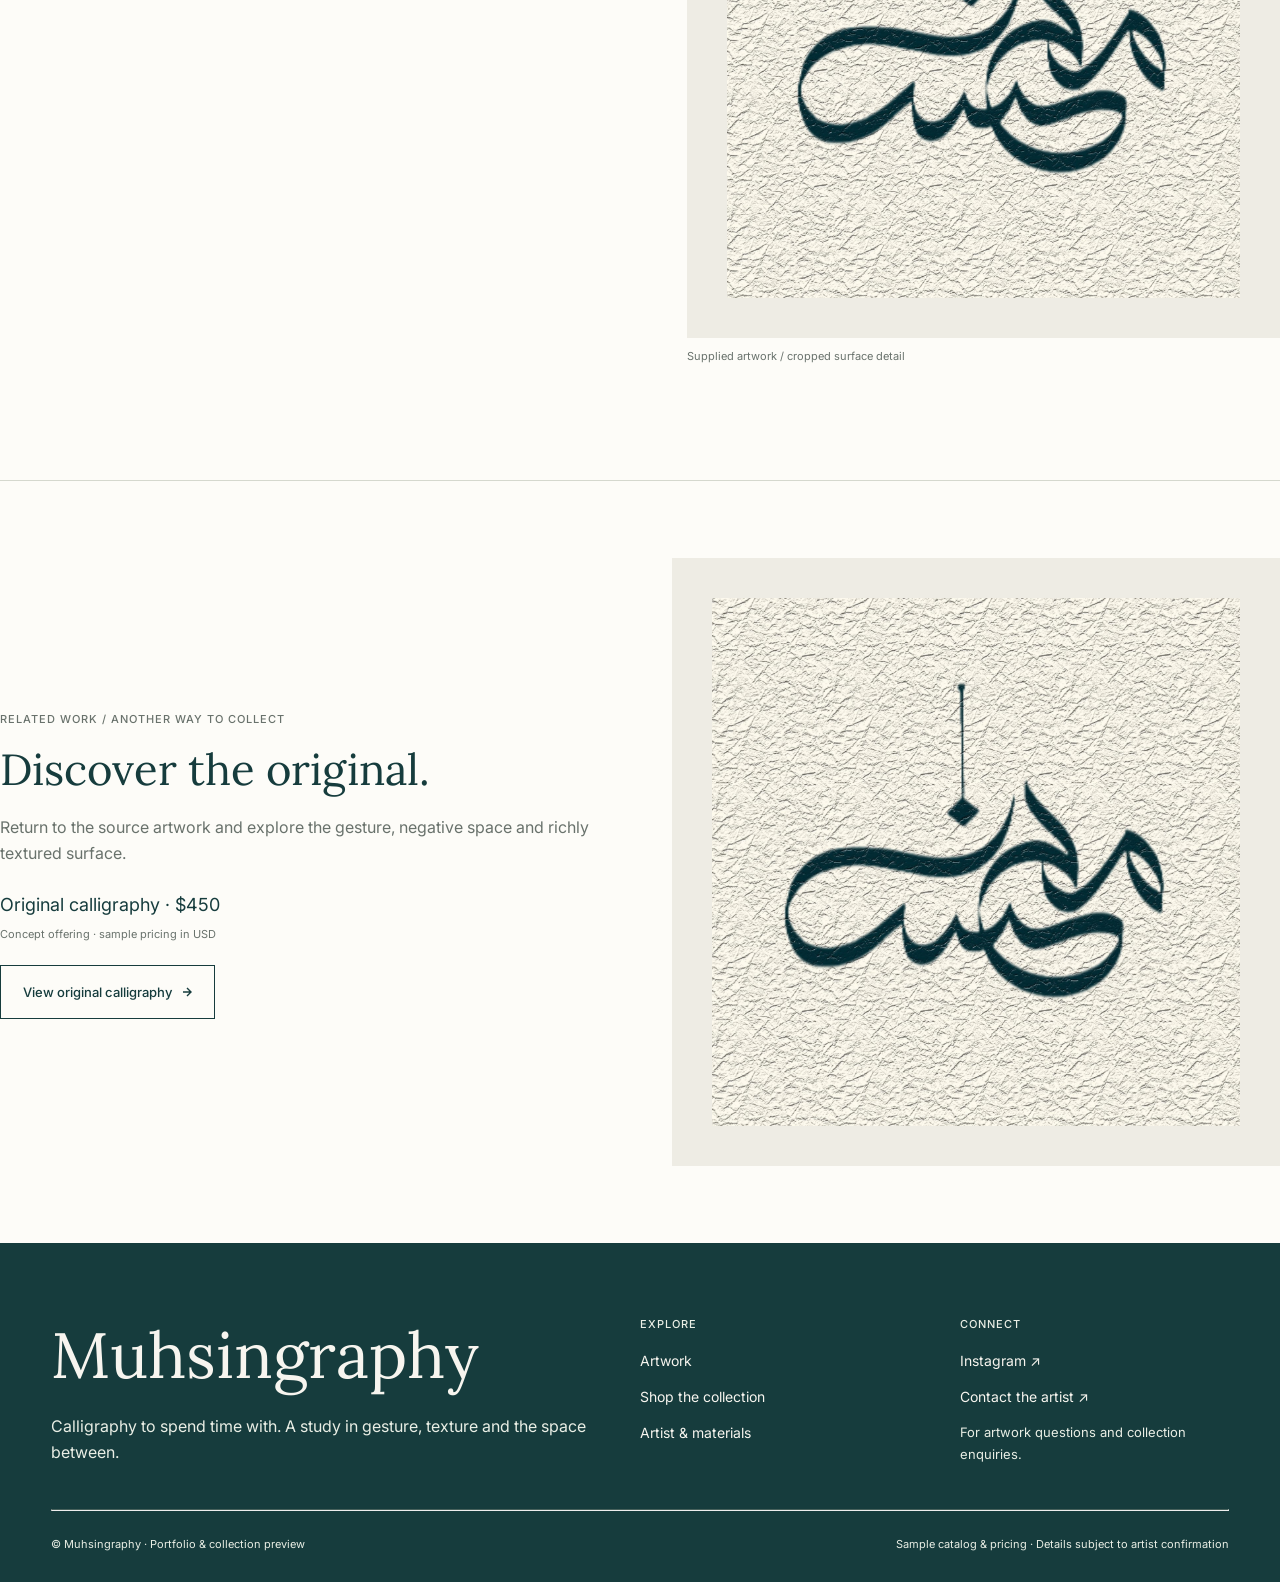
<file: fine-art-print.html>
<!DOCTYPE html>
<html lang="en">
<head>
  <meta charset="UTF-8" />
  <meta name="viewport" content="width=device-width, initial-scale=1.0" />
  <title>Fine-art print — Muhsingraphy</title>
  <meta name="description" content="Fine-art print — the same composition, considered for a print. A conceptual offering in the Muhsingraphy collection preview." />
  <link rel="preconnect" href="https://fonts.googleapis.com" />
  <link rel="preconnect" href="https://fonts.gstatic.com" crossorigin />
  <link href="https://fonts.googleapis.com/css2?family=Lora:ital,wght@0,400;0,500;1,400&family=Inter:wght@400;500&display=swap" rel="stylesheet" />
  <link rel="icon" href="assets/favicon.ico" sizes="any" />
  <link rel="icon" type="image/png" href="assets/logo.png" />
  <link rel="apple-touch-icon" href="assets/apple-touch-icon.png" />
  <link rel="stylesheet" href="styles.css" />
</head>
<body>
  <header class="site-header">
    <div class="site-header__inner">
      <a class="brand" href="index.html">
        <img class="brand__mark" src="assets/logo.png" alt="" width="32" height="32" />
        <span class="brand__word">Muhsingraphy</span>
      </a>
      <nav class="nav" aria-label="Primary">
        <a href="index.html#work">Artwork</a>
        <a href="shop.html" aria-current="page">Shop</a>
        <a href="index.html#artist" class="hide-sm">Artist &amp; materials</a>
        <a href="account.html" class="hide-sm">Account</a>
        <a class="cart" href="shop.html">
          <svg width="18" height="18" viewBox="0 0 24 24" fill="none" stroke="currentColor" stroke-width="1.4" aria-hidden="true"><path d="M4 7h16l-1.5 12h-13L4 7Z"/><path d="M9 7a3 3 0 0 1 6 0"/></svg>
          Cart (0)
        </a>
      </nav>
    </div>
  </header>

  <main>
    <div class="wrap crumbs">
      <a href="index.html">Home</a> / <a href="shop.html">Shop</a> / <span aria-current="page">Fine-art print</span>
    </div>

    <div class="wrap pdp">
      <div class="pdp__gallery">
        <img id="pdp-hero" src="assets/artwork.jpg" alt="Fine-art print, full composition" />
        <div class="pdp__thumbs">
          <button data-src="assets/artwork.jpg" aria-pressed="true"><img src="assets/artwork.jpg" alt="Full composition" /></button>
          <button data-src="assets/artwork.jpg" aria-pressed="false"><img src="assets/artwork.jpg" alt="Cropped surface detail" /></button>
        </div>
        <div class="hero__caption" style="margin-top:1rem">
          <span class="note" id="pdp-view-label">Full composition / Detail</span>
          <span class="note">Shown using the supplied artwork image. Final print appearance and paper texture to be confirmed.</span>
        </div>
      </div>

      <div class="pdp__info">
        <span class="label">The print / Muhsingraphy</span>
        <h1 class="display h2 pdp__title">Fine-art print</h1>
        <p class="pdp__price" data-price>$65</p>
        <p class="pdp__price-note">USD · sample pricing · collection preview</p>
        <p class="lead pdp__desc">The rhythm of the original, considered for a print. Sweeping forms and generous negative space bring a quiet focal point to a room.</p>

        <div class="opt-group">
          <span class="label">Choose a size · proposed</span>
          <label class="opt"><input type="radio" name="size" value="40x30" data-size-price="65" checked /><span>40 × 30 cm · $65</span></label>
          <label class="opt"><input type="radio" name="size" value="60x45" data-size-price="95" /><span>60 × 45 cm · $95</span></label>
        </div>

        <div class="opt-group">
          <span class="label">Presentation</span>
          <label class="opt"><input type="radio" name="pres" value="unframed" checked /><span>Unframed</span></label>
        </div>

        <div class="opt-group">
          <span class="label">Quantity</span>
          <div class="qty" data-qty>
            <button type="button" data-step="-1" aria-label="Decrease quantity">−</button>
            <span data-qty-value>1</span>
            <button type="button" data-step="1" aria-label="Increase quantity">+</button>
          </div>
        </div>

        <div class="pdp__actions">
          <button class="btn btn--solid btn--block" data-add-to-cart>Add to cart</button>
        </div>
        <p class="pdp__disclaimer">Materials and specifications to be confirmed. Availability and purchase details require artist confirmation.<br />Delivery costs and timing to be confirmed before checkout.</p>

        <div class="pdp__tabs" role="tablist">
          <button class="pdp__tab" role="tab" aria-selected="true" data-tab="details">Artwork details</button>
          <button class="pdp__tab" role="tab" aria-selected="false" data-tab="specs">Materials &amp; dimensions</button>
          <button class="pdp__tab" role="tab" aria-selected="false" data-tab="delivery">Delivery &amp; returns</button>
        </div>

        <div class="pdp__panel is-active" data-panel="details">
          <span class="label">Stroke, space, surface</span>
          <p class="display h3" style="margin:0.9rem 0 1.5rem">The composition,<br />considered for print.</p>
          <p class="lead">The print concept carries the visual balance of the supplied artwork into a choice of sizes. Final colour reproduction, paper and printing process will be agreed with the artist.</p>
          <div class="related__art" style="margin-top:2rem"><img src="assets/artwork.jpg" alt="Supplied artwork — cropped surface detail" /></div>
          <p class="note" style="margin-top:0.75rem">Supplied artwork / cropped surface detail</p>
        </div>

        <div class="pdp__panel" data-panel="specs">
          <span class="label">Materials &amp; specifications</span>
          <div class="specs">
            <dl class="specs__list">
              <div class="specs__row"><dt>Format</dt><dd>Art print of the supplied composition</dd></div>
              <div class="specs__row"><dt>Selected size</dt><dd>40 × 30 cm · proposed</dd></div>
              <div class="specs__row"><dt>Alternative size</dt><dd>60 × 45 cm · proposed</dd></div>
              <div class="specs__row"><dt>Paper &amp; printing</dt><dd>Stock, weight and process to be confirmed</dd></div>
              <div class="specs__row"><dt>Framing</dt><dd>Unframed · proposed presentation</dd></div>
              <div class="specs__row"><dt>Edition</dt><dd>Edition status to be confirmed</dd></div>
            </dl>
            <div>
              <h4>Delivery</h4>
              <p class="meta">Packaging, destinations, dispatch timing and shipping charges are to be confirmed with the artist before purchase.</p>
              <h4 style="margin-top:1.5rem">Returns</h4>
              <p class="meta">Return eligibility, timeframes and the contact process are to be confirmed. No returns policy is established in this preview.</p>
              <a class="link" href="mailto:hello@muhsingraphy.com" style="margin-top:1.5rem">Ask the artist about this work ↗</a>
            </div>
          </div>
        </div>

        <div class="pdp__panel" data-panel="delivery">
          <span class="label">Delivery &amp; returns</span>
          <p class="lead" style="margin-top:1rem">Packaging, destinations, dispatch timing and shipping charges are to be confirmed with the artist before purchase.</p>
          <p class="lead" style="margin-top:1rem">Return eligibility, timeframes and the contact process are to be confirmed. No returns policy is established in this preview.</p>
          <a class="link" href="mailto:hello@muhsingraphy.com" style="margin-top:1.5rem">Ask the artist about this work ↗</a>
        </div>
      </div>
    </div>

    <section class="related wrap">
      <div class="related__grid">
        <div>
          <span class="label">Related work / Another way to collect</span>
          <h2 class="display h2">Discover the original.</h2>
          <p class="lead">Return to the source artwork and explore the gesture, negative space and richly textured surface.</p>
          <p style="margin:1.5rem 0 0.5rem;font-size:18px">Original calligraphy · $450</p>
          <p class="note">Concept offering · sample pricing in USD</p>
          <a class="btn btn--outline" href="original-calligraphy.html" style="margin-top:1.5rem">
            View original calligraphy
            <svg class="arrow" viewBox="0 0 10 10" fill="none" stroke="currentColor" stroke-width="1.4" aria-hidden="true"><path d="M1 5h8M5 1l4 4-4 4"/></svg>
          </a>
        </div>
        <div class="related__art"><img src="assets/artwork.jpg" alt="Original calligraphy preview" /></div>
      </div>
    </section>
  </main>

  <footer class="footer">
    <div class="wrap">
      <div class="footer__grid">
        <div>
          <p class="footer__brand">Muhsingraphy</p>
          <p class="footer__pitch">Calligraphy to spend time with. A study in gesture, texture and the space between.</p>
        </div>
        <div>
          <h4>Explore</h4>
          <ul>
            <li><a href="index.html#work">Artwork</a></li>
            <li><a href="shop.html">Shop the collection</a></li>
            <li><a href="index.html#artist">Artist &amp; materials</a></li>
          </ul>
        </div>
        <div>
          <h4>Connect</h4>
          <ul>
            <li><a href="https://www.instagram.com/muhsingraphy" target="_blank" rel="noopener">Instagram ↗</a></li>
            <li><a href="mailto:hello@muhsingraphy.com">Contact the artist ↗</a></li>
          </ul>
          <p class="fine">For artwork questions and collection enquiries.</p>
        </div>
      </div>
      <hr class="footer__rule" />
      <div class="footer__base">
        <span>© Muhsingraphy · Portfolio &amp; collection preview</span>
        <span>Sample catalog &amp; pricing · Details subject to artist confirmation</span>
      </div>
    </div>
  </footer>

  <script src="supabase-config.js"></script>
  <script src="store.js"></script>
  <script src="script.js"></script>
  <script src="hydrate.js"></script>
</body>
</html>
</file>
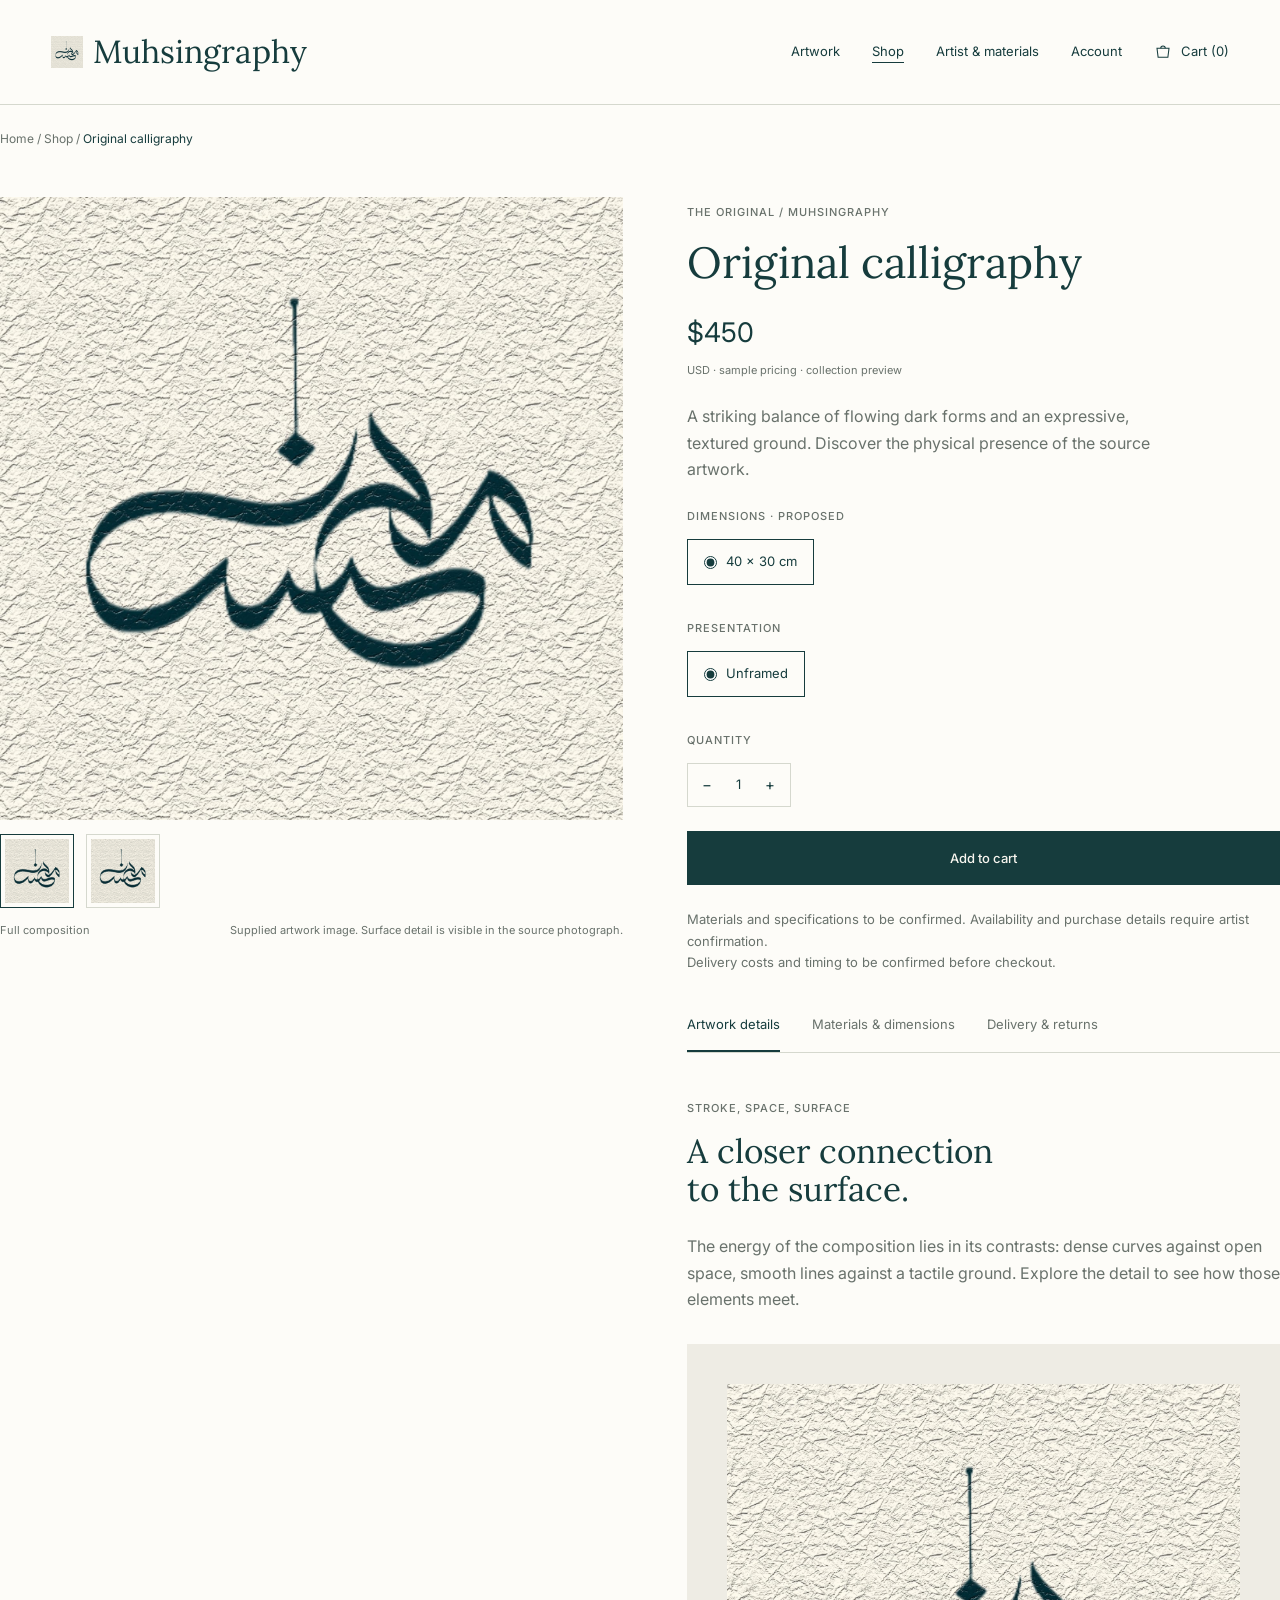
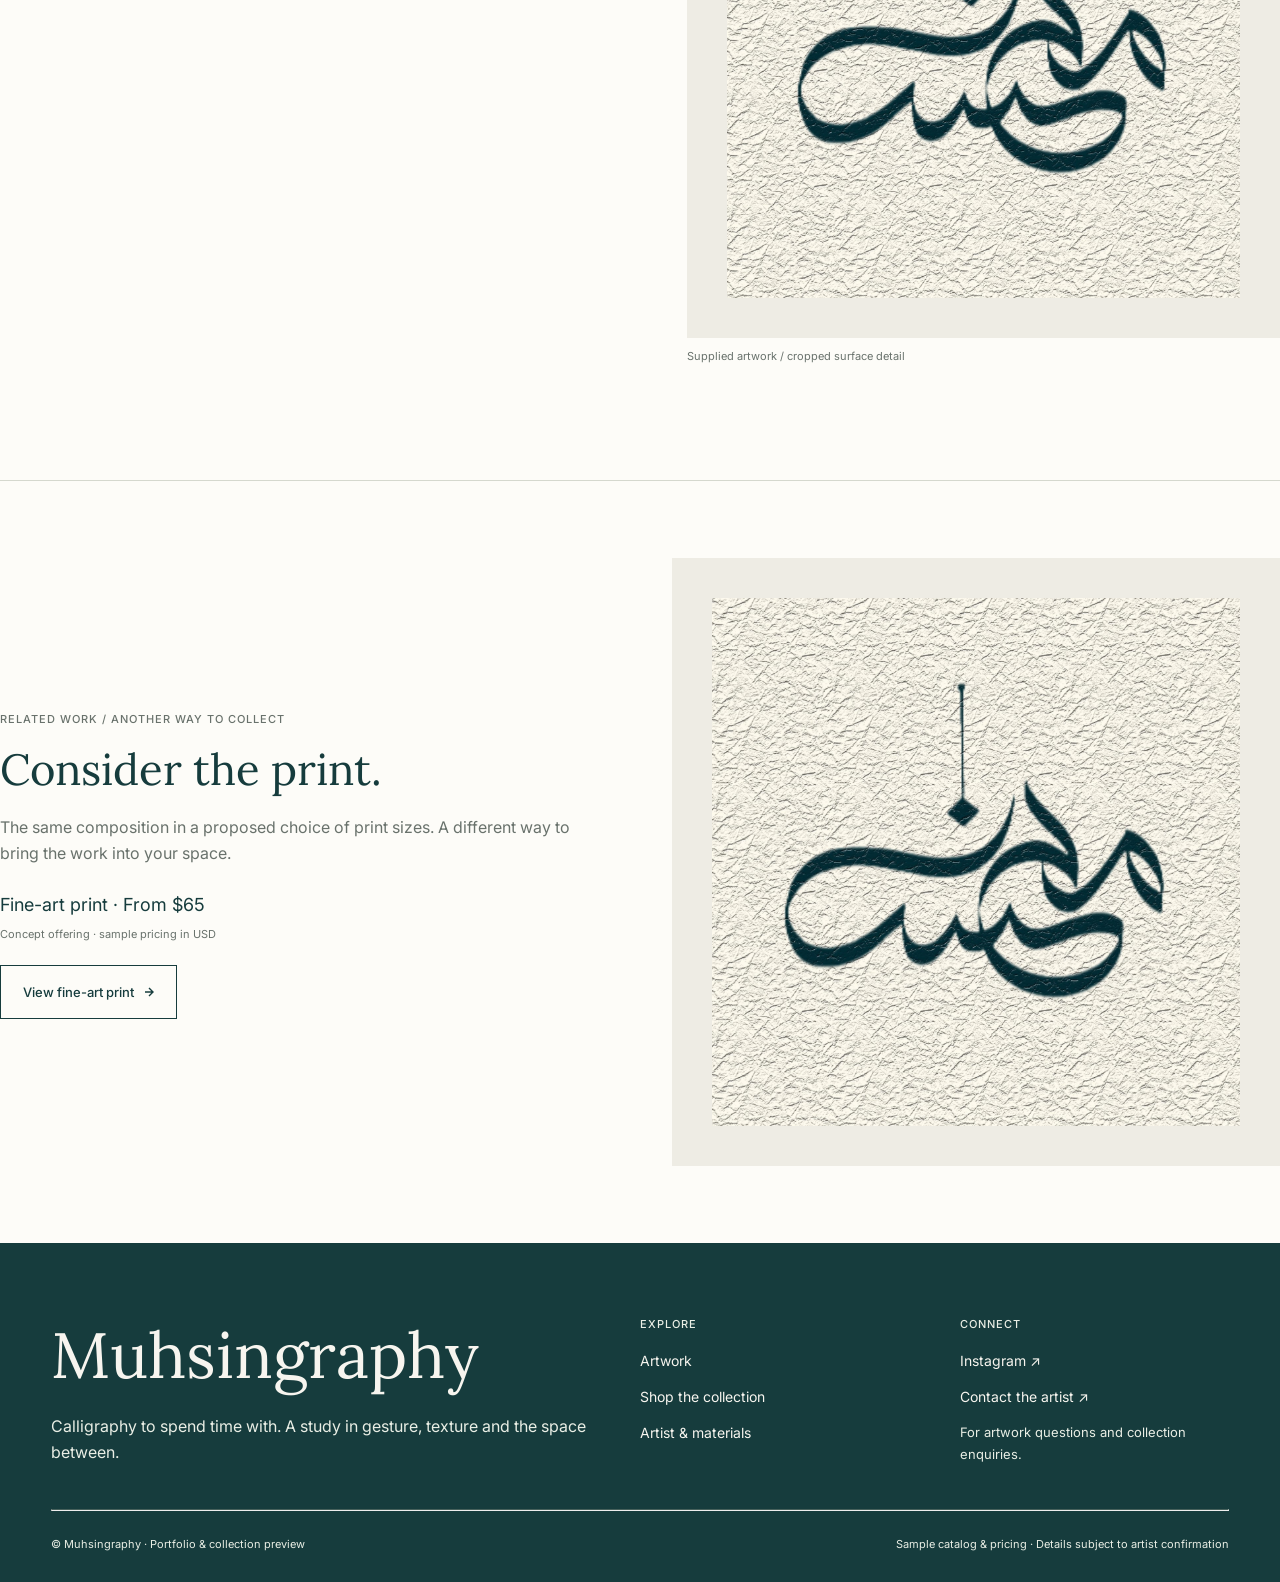
<file: original-calligraphy.html>
<!DOCTYPE html>
<html lang="en">
<head>
  <meta charset="UTF-8" />
  <meta name="viewport" content="width=device-width, initial-scale=1.0" />
  <title>Original calligraphy — Muhsingraphy</title>
  <meta name="description" content="Original calligraphy — the source artwork. A conceptual listing in the Muhsingraphy collection preview." />
  <link rel="preconnect" href="https://fonts.googleapis.com" />
  <link rel="preconnect" href="https://fonts.gstatic.com" crossorigin />
  <link href="https://fonts.googleapis.com/css2?family=Lora:ital,wght@0,400;0,500;1,400&family=Inter:wght@400;500&display=swap" rel="stylesheet" />
  <link rel="icon" href="assets/favicon.ico" sizes="any" />
  <link rel="icon" type="image/png" href="assets/logo.png" />
  <link rel="apple-touch-icon" href="assets/apple-touch-icon.png" />
  <link rel="stylesheet" href="styles.css" />
</head>
<body>
  <header class="site-header">
    <div class="site-header__inner">
      <a class="brand" href="index.html">
        <img class="brand__mark" src="assets/logo.png" alt="" width="32" height="32" />
        <span class="brand__word">Muhsingraphy</span>
      </a>
      <nav class="nav" aria-label="Primary">
        <a href="index.html#work">Artwork</a>
        <a href="shop.html" aria-current="page">Shop</a>
        <a href="index.html#artist" class="hide-sm">Artist &amp; materials</a>
        <a href="account.html" class="hide-sm">Account</a>
        <a class="cart" href="shop.html">
          <svg width="18" height="18" viewBox="0 0 24 24" fill="none" stroke="currentColor" stroke-width="1.4" aria-hidden="true"><path d="M4 7h16l-1.5 12h-13L4 7Z"/><path d="M9 7a3 3 0 0 1 6 0"/></svg>
          Cart (0)
        </a>
      </nav>
    </div>
  </header>

  <main>
    <div class="wrap crumbs">
      <a href="index.html">Home</a> / <a href="shop.html">Shop</a> / <span aria-current="page">Original calligraphy</span>
    </div>

    <div class="wrap pdp">
      <!-- gallery -->
      <div class="pdp__gallery">
        <img id="pdp-hero" src="assets/artwork.jpg" alt="Original calligraphy, full composition" />
        <div class="pdp__thumbs">
          <button data-src="assets/artwork.jpg" aria-pressed="true"><img src="assets/artwork.jpg" alt="Full composition" /></button>
          <button data-src="assets/artwork.jpg" aria-pressed="false"><img src="assets/artwork.jpg" alt="Cropped surface detail" /></button>
        </div>
        <div class="hero__caption" style="margin-top:1rem">
          <span class="note" id="pdp-view-label">Full composition</span>
          <span class="note">Supplied artwork image. Surface detail is visible in the source photograph.</span>
        </div>
      </div>

      <!-- buy box -->
      <div class="pdp__info">
        <span class="label">The original / Muhsingraphy</span>
        <h1 class="display h2 pdp__title" style="font-size:clamp(2rem,3.4vw,3rem)">Original calligraphy</h1>
        <p class="pdp__price">$450</p>
        <p class="pdp__price-note">USD · sample pricing · collection preview</p>
        <p class="lead pdp__desc">A striking balance of flowing dark forms and an expressive, textured ground. Discover the physical presence of the source artwork.</p>

        <div class="opt-group">
          <span class="label">Dimensions · proposed</span>
          <label class="opt"><input type="radio" name="dims" value="40x30" checked /><span>40 × 30 cm</span></label>
        </div>

        <div class="opt-group">
          <span class="label">Presentation</span>
          <label class="opt"><input type="radio" name="pres" value="unframed" checked /><span>Unframed</span></label>
        </div>

        <div class="opt-group">
          <span class="label">Quantity</span>
          <div class="qty" data-qty>
            <button type="button" data-step="-1" aria-label="Decrease quantity">−</button>
            <span data-qty-value>1</span>
            <button type="button" data-step="1" aria-label="Increase quantity">+</button>
          </div>
        </div>

        <div class="pdp__actions">
          <button class="btn btn--solid btn--block" data-add-to-cart>Add to cart</button>
        </div>
        <p class="pdp__disclaimer">Materials and specifications to be confirmed. Availability and purchase details require artist confirmation.<br />Delivery costs and timing to be confirmed before checkout.</p>

        <!-- tabs -->
        <div class="pdp__tabs" role="tablist">
          <button class="pdp__tab" role="tab" aria-selected="true" data-tab="details">Artwork details</button>
          <button class="pdp__tab" role="tab" aria-selected="false" data-tab="specs">Materials &amp; dimensions</button>
          <button class="pdp__tab" role="tab" aria-selected="false" data-tab="delivery">Delivery &amp; returns</button>
        </div>

        <div class="pdp__panel is-active" data-panel="details">
          <span class="label">Stroke, space, surface</span>
          <p class="display h3" style="margin:0.9rem 0 1.5rem">A closer connection<br />to the surface.</p>
          <p class="lead">The energy of the composition lies in its contrasts: dense curves against open space, smooth lines against a tactile ground. Explore the detail to see how those elements meet.</p>
          <div class="related__art" style="margin-top:2rem"><img src="assets/artwork.jpg" alt="Supplied artwork — cropped surface detail" /></div>
          <p class="note" style="margin-top:0.75rem">Supplied artwork / cropped surface detail</p>
        </div>

        <div class="pdp__panel" data-panel="specs">
          <span class="label">Materials &amp; specifications</span>
          <div class="specs">
            <dl class="specs__list">
              <div class="specs__row"><dt>Format</dt><dd>Original artwork · conceptual listing</dd></div>
              <div class="specs__row"><dt>Dimensions</dt><dd>40 × 30 cm · proposed, to be confirmed</dd></div>
              <div class="specs__row"><dt>Medium</dt><dd>Ink / pigment details to be confirmed</dd></div>
              <div class="specs__row"><dt>Surface</dt><dd>Textured support · material to be confirmed</dd></div>
              <div class="specs__row"><dt>Framing</dt><dd>Unframed · proposed presentation</dd></div>
              <div class="specs__row"><dt>Edition</dt><dd>Not specified · artist confirmation required</dd></div>
            </dl>
            <div>
              <h4>Delivery</h4>
              <p class="meta">Packaging, destinations, dispatch timing and shipping charges are to be confirmed with the artist before purchase.</p>
              <h4 style="margin-top:1.5rem">Returns</h4>
              <p class="meta">Return eligibility, timeframes and the contact process are to be confirmed. No returns policy is established in this preview.</p>
              <a class="link" href="mailto:hello@muhsingraphy.com" style="margin-top:1.5rem">Ask the artist about this work ↗</a>
            </div>
          </div>
        </div>

        <div class="pdp__panel" data-panel="delivery">
          <span class="label">Delivery &amp; returns</span>
          <p class="lead" style="margin-top:1rem">Packaging, destinations, dispatch timing and shipping charges are to be confirmed with the artist before purchase.</p>
          <p class="lead" style="margin-top:1rem">Return eligibility, timeframes and the contact process are to be confirmed. No returns policy is established in this preview.</p>
          <a class="link" href="mailto:hello@muhsingraphy.com" style="margin-top:1.5rem">Ask the artist about this work ↗</a>
        </div>
      </div>
    </div>

    <!-- related -->
    <section class="related wrap">
      <div class="related__grid">
        <div>
          <span class="label">Related work / Another way to collect</span>
          <h2 class="display h2">Consider the print.</h2>
          <p class="lead">The same composition in a proposed choice of print sizes. A different way to bring the work into your space.</p>
          <p style="margin:1.5rem 0 0.5rem;font-size:18px">Fine-art print · From $65</p>
          <p class="note">Concept offering · sample pricing in USD</p>
          <a class="btn btn--outline" href="fine-art-print.html" style="margin-top:1.5rem">
            View fine-art print
            <svg class="arrow" viewBox="0 0 10 10" fill="none" stroke="currentColor" stroke-width="1.4" aria-hidden="true"><path d="M1 5h8M5 1l4 4-4 4"/></svg>
          </a>
        </div>
        <div class="related__art"><img src="assets/artwork.jpg" alt="Fine-art print preview" /></div>
      </div>
    </section>
  </main>

  <footer class="footer">
    <div class="wrap">
      <div class="footer__grid">
        <div>
          <p class="footer__brand">Muhsingraphy</p>
          <p class="footer__pitch">Calligraphy to spend time with. A study in gesture, texture and the space between.</p>
        </div>
        <div>
          <h4>Explore</h4>
          <ul>
            <li><a href="index.html#work">Artwork</a></li>
            <li><a href="shop.html">Shop the collection</a></li>
            <li><a href="index.html#artist">Artist &amp; materials</a></li>
          </ul>
        </div>
        <div>
          <h4>Connect</h4>
          <ul>
            <li><a href="https://www.instagram.com/muhsingraphy" target="_blank" rel="noopener">Instagram ↗</a></li>
            <li><a href="mailto:hello@muhsingraphy.com">Contact the artist ↗</a></li>
          </ul>
          <p class="fine">For artwork questions and collection enquiries.</p>
        </div>
      </div>
      <hr class="footer__rule" />
      <div class="footer__base">
        <span>© Muhsingraphy · Portfolio &amp; collection preview</span>
        <span>Sample catalog &amp; pricing · Details subject to artist confirmation</span>
      </div>
    </div>
  </footer>

  <script src="supabase-config.js"></script>
  <script src="store.js"></script>
  <script src="script.js"></script>
  <script src="hydrate.js"></script>
</body>
</html>
</file>
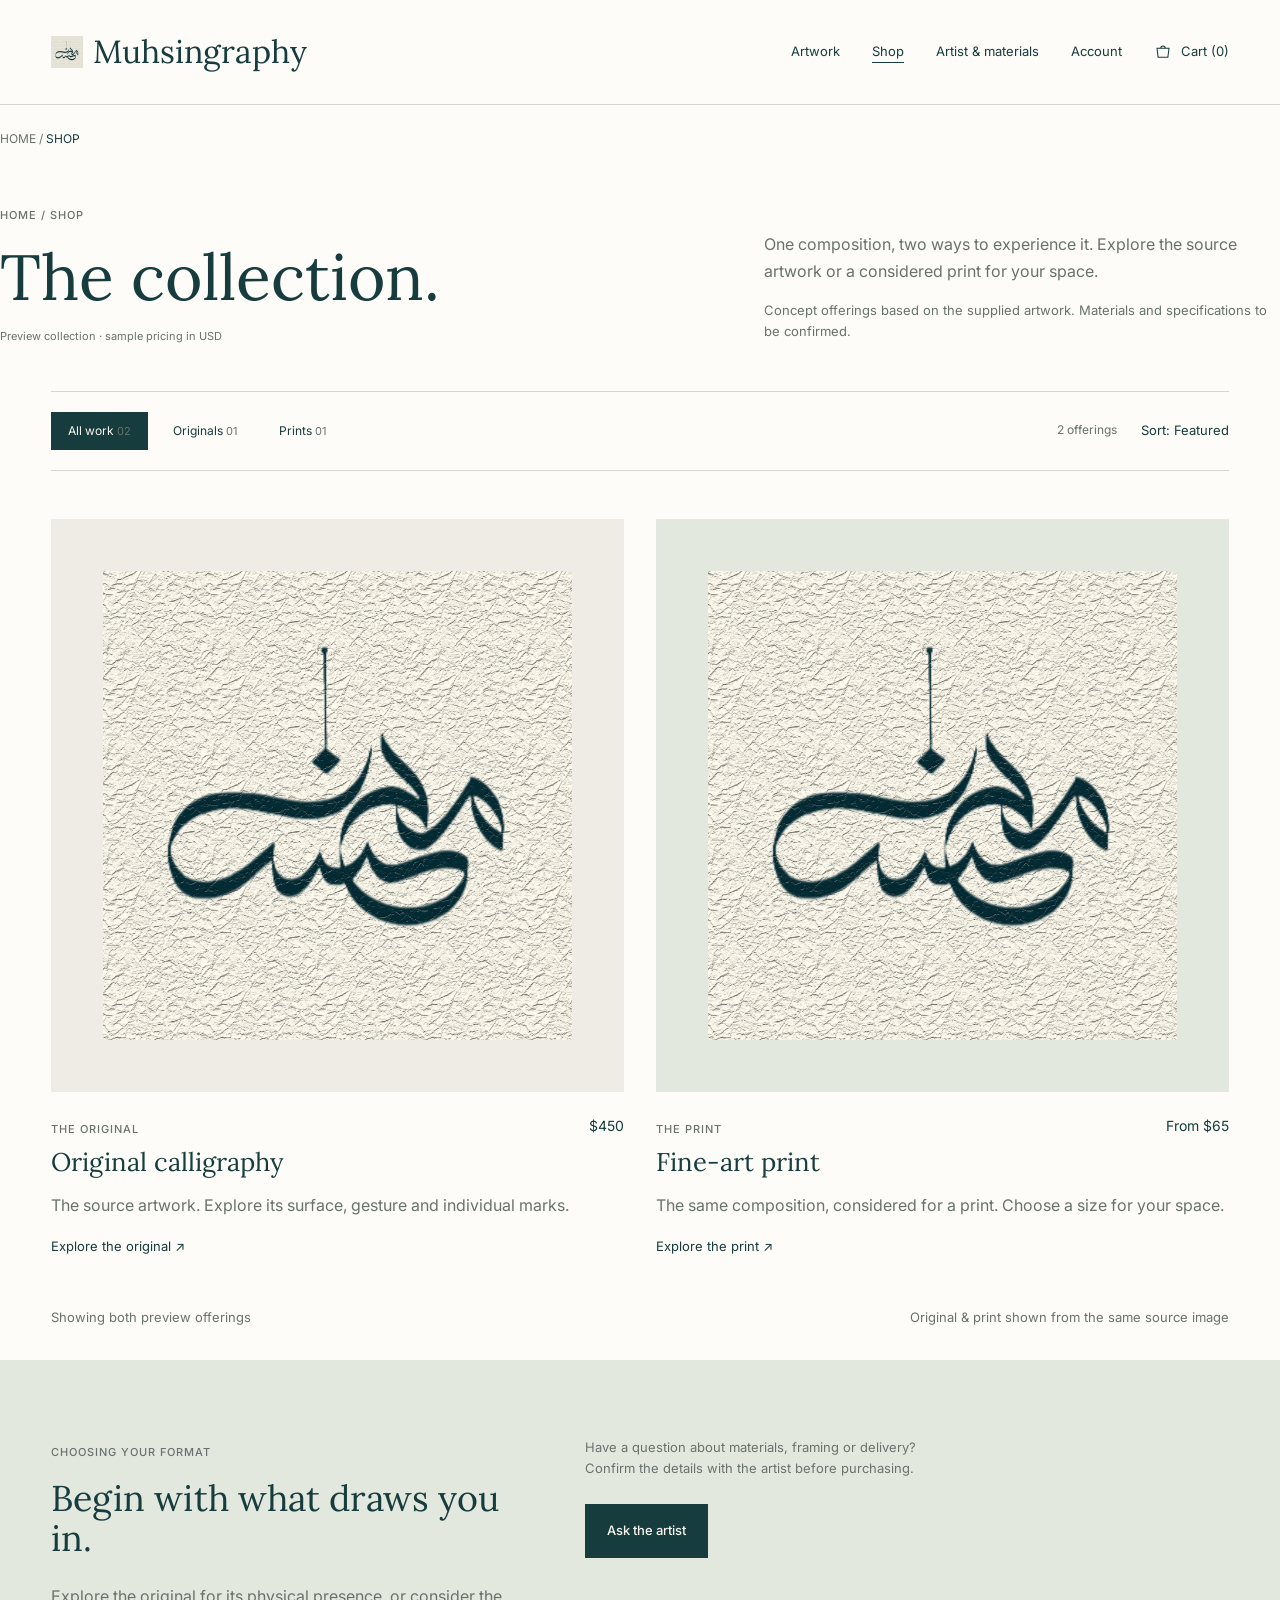
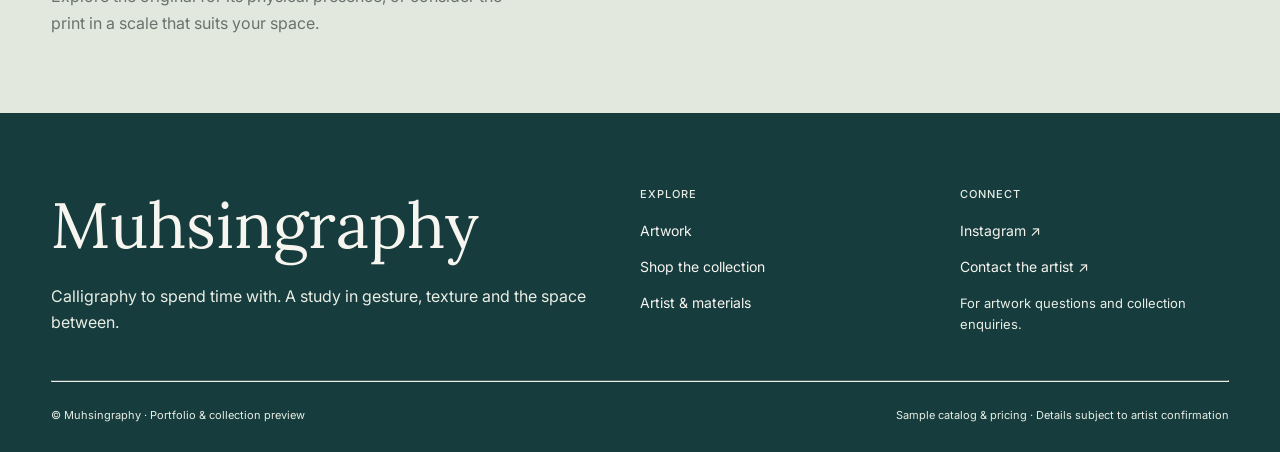
<file: shop.html>
<!DOCTYPE html>
<html lang="en">
<head>
  <meta charset="UTF-8" />
  <meta name="viewport" content="width=device-width, initial-scale=1.0" />
  <title>The collection. — Muhsingraphy Shop</title>
  <meta name="description" content="The collection — original calligraphy and fine-art print. A preview collection by Muhsingraphy." />
  <link rel="preconnect" href="https://fonts.googleapis.com" />
  <link rel="preconnect" href="https://fonts.gstatic.com" crossorigin />
  <link href="https://fonts.googleapis.com/css2?family=Lora:ital,wght@0,400;0,500;1,400&family=Inter:wght@400;500&display=swap" rel="stylesheet" />
  <link rel="icon" href="assets/favicon.ico" sizes="any" />
  <link rel="icon" type="image/png" href="assets/logo.png" />
  <link rel="apple-touch-icon" href="assets/apple-touch-icon.png" />
  <link rel="stylesheet" href="styles.css" />
</head>
<body>
  <header class="site-header">
    <div class="site-header__inner">
      <a class="brand" href="index.html">
        <img class="brand__mark" src="assets/logo.png" alt="" width="32" height="32" />
        <span class="brand__word">Muhsingraphy</span>
      </a>
      <nav class="nav" aria-label="Primary">
        <a href="index.html#work">Artwork</a>
        <a href="shop.html" aria-current="page">Shop</a>
        <a href="index.html#artist" class="hide-sm">Artist &amp; materials</a>
        <a href="account.html" class="hide-sm">Account</a>
        <a class="cart" href="shop.html">
          <svg width="18" height="18" viewBox="0 0 24 24" fill="none" stroke="currentColor" stroke-width="1.4" aria-hidden="true"><path d="M4 7h16l-1.5 12h-13L4 7Z"/><path d="M9 7a3 3 0 0 1 6 0"/></svg>
          Cart (0)
        </a>
      </nav>
    </div>
  </header>

  <main>
    <div class="wrap crumbs">
      <a href="index.html">HOME</a> / <span aria-current="page">SHOP</span>
    </div>

    <section class="page-intro wrap">
      <div class="page-intro__grid">
        <div>
          <span class="label">HOME / SHOP</span>
          <h1 class="display h1" style="font-size:clamp(2.6rem,5vw,4.5rem)">The collection.</h1>
          <p class="note">Preview collection · sample pricing in USD</p>
        </div>
        <div>
          <p class="lead">One composition, two ways to experience it. Explore the source artwork or a considered print for your space.</p>
          <p class="meta" style="margin-top:1rem">Concept offerings based on the supplied artwork. Materials and specifications to be confirmed.</p>
        </div>
      </div>
    </section>

    <div class="wrap">
      <div class="filters">
        <div class="filters__group" role="group" aria-label="Filter offerings">
          <button class="chip" data-filter="all" aria-pressed="true">All work <span class="note">02</span></button>
          <button class="chip" data-filter="original" aria-pressed="false">Originals <span class="note">01</span></button>
          <button class="chip" data-filter="print" aria-pressed="false">Prints <span class="note">01</span></button>
        </div>
        <div class="filters__meta">
          <span id="offering-count">2 offerings</span>
          <a href="#" class="link">Sort: Featured</a>
        </div>
      </div>

      <div class="grid-products" id="grid">
        <article class="card reveal" data-kind="original">
          <div class="card__frame offering__frame--a">
            <img src="assets/artwork.jpg" alt="Original calligraphy — the source artwork" />
          </div>
          <div class="card__meta">
            <div>
              <span class="label">The original</span>
              <h3 class="display h4">Original calligraphy</h3>
            </div>
            <span class="price">$450</span>
          </div>
          <p class="lead card__desc">The source artwork. Explore its surface, gesture and individual marks.</p>
          <a class="link" href="original-calligraphy.html">Explore the original ↗</a>
        </article>

        <article class="card reveal" data-kind="print">
          <div class="card__frame offering__frame--b">
            <img src="assets/artwork.jpg" alt="Fine-art print — the same composition, considered for print" />
          </div>
          <div class="card__meta">
            <div>
              <span class="label">The print</span>
              <h3 class="display h4">Fine-art print</h3>
            </div>
            <span class="price">From $65</span>
          </div>
          <p class="lead card__desc">The same composition, considered for a print. Choose a size for your space.</p>
          <a class="link" href="fine-art-print.html">Explore the print ↗</a>
        </article>
      </div>

      <div class="sec-head" style="padding-bottom:2rem">
        <span class="meta">Showing both preview offerings</span>
        <span class="meta">Original &amp; print shown from the same source image</span>
      </div>
    </div>

    <section class="section section--mist">
      <div class="wrap guide__grid">
        <div class="guide__intro">
          <span class="label">Choosing your format</span>
          <h2 class="display h2" style="font-size:clamp(1.8rem,2.8vw,2.3rem)">Begin with what draws you in.</h2>
          <p class="lead">Explore the original for its physical presence, or consider the print in a scale that suits your space.</p>
        </div>
        <div>
          <p class="meta" style="max-width:346px">Have a question about materials, framing or delivery? Confirm the details with the artist before purchasing.</p>
          <a class="btn btn--solid" href="mailto:hello@muhsingraphy.com" style="margin-top:1.5rem">Ask the artist</a>
        </div>
      </div>
    </section>
  </main>

  <footer class="footer">
    <div class="wrap">
      <div class="footer__grid">
        <div>
          <p class="footer__brand">Muhsingraphy</p>
          <p class="footer__pitch">Calligraphy to spend time with. A study in gesture, texture and the space between.</p>
        </div>
        <div>
          <h4>Explore</h4>
          <ul>
            <li><a href="index.html#work">Artwork</a></li>
            <li><a href="shop.html">Shop the collection</a></li>
            <li><a href="index.html#artist">Artist &amp; materials</a></li>
          </ul>
        </div>
        <div>
          <h4>Connect</h4>
          <ul>
            <li><a href="https://www.instagram.com/muhsingraphy" target="_blank" rel="noopener">Instagram ↗</a></li>
            <li><a href="mailto:hello@muhsingraphy.com">Contact the artist ↗</a></li>
          </ul>
          <p class="fine">For artwork questions and collection enquiries.</p>
        </div>
      </div>
      <hr class="footer__rule" />
      <div class="footer__base">
        <span>© Muhsingraphy · Portfolio &amp; collection preview</span>
        <span>Sample catalog &amp; pricing · Details subject to artist confirmation</span>
      </div>
    </div>
  </footer>

  <script src="supabase-config.js"></script>
  <script src="store.js"></script>
  <script src="script.js"></script>
  <script src="hydrate.js"></script>
</body>
</html>
</file>
<file: styles.css>
/* ============================================================
   Muhsingraphy — portfolio & collection preview
   Design source: Figma file MVhsQ2DLjUmlIwpaS7Vy7t
   Editorial / calligraphy: warm off-white grounds, deep ink teal,
   sage accents, Lora display over Inter body.
   ============================================================ */

:root {
  /* palette (sampled from the Figma file) */
  --ink:        #163c3d;   /* primary text / deep teal */
  --sage:       #69726c;   /* secondary text */
  --rule:       #d5d8ce;   /* hairline rules / borders */
  --rule-dark:  #46605b;   /* rules on ink */
  --paper:      #fdfcf8;   /* page ground */
  --paper-2:    #eeece4;   /* soft card ground */
  --mist:       #e3e8df;   /* pale sage band */
  --on-ink:     #f7f5ef;   /* text on ink */
  --on-ink-dim: #e9eee5;   /* secondary text on ink */
  --amber:      #896131;   /* status */

  --pad: clamp(1.4rem, 4vw, 3.5rem);
  --maxw: 1440px;
  --gut: 32px;             /* Figma content gutter */

  --f-display: "Lora", Georgia, serif;
  --f-body: "Inter", system-ui, sans-serif;

  --ease: cubic-bezier(0.22, 1, 0.36, 1);
}

* { margin: 0; padding: 0; box-sizing: border-box; }
html { scroll-behavior: smooth; -webkit-text-size-adjust: 100%; }
body {
  background: var(--paper);
  color: var(--ink);
  font-family: var(--f-body);
  font-size: 16px;
  line-height: 1.65;
  -webkit-font-smoothing: antialiased;
}
img { display: block; max-width: 100%; height: auto; }
a { color: inherit; text-decoration: none; }
button { font: inherit; color: inherit; background: none; border: none; cursor: pointer; }
::selection { background: var(--ink); color: var(--on-ink); }

.wrap { max-width: var(--maxw); margin: 0 auto; padding: 0 var(--pad); }
.rule { border: 0; border-top: 1px solid var(--rule); }

/* ── type utilities ─────────────────────────────────────── */
.label {
  font-family: var(--f-body);
  font-size: 11px;
  font-weight: 500;
  letter-spacing: 0.09em;
  text-transform: uppercase;
  color: var(--sage);
}
.display { font-family: var(--f-display); font-weight: 400; line-height: 1.14; color: var(--ink); }
.h1 { font-size: clamp(2.6rem, 5.3vw, 4.75rem); }
.h2 { font-size: clamp(2rem, 3.4vw, 3rem); }
.h3 { font-size: clamp(1.6rem, 2.6vw, 2.4rem); }
.h4 { font-size: clamp(1.3rem, 2vw, 1.8rem); }
.h5 { font-size: 27px; }
.lead { font-size: 16px; line-height: 1.65; color: var(--sage); }
.meta { font-size: 13px; line-height: 1.65; color: var(--sage); }
.note { font-size: 11px; line-height: 1.2; color: var(--sage); }
em { font-style: italic; }

/* ── buttons & links ────────────────────────────────────── */
.btn {
  display: inline-flex;
  align-items: center;
  justify-content: center;
  gap: 0.6rem;
  min-height: 54px;
  padding: 0 22px;
  font-size: 13px;
  font-weight: 500;
  transition: background 0.3s var(--ease), color 0.3s var(--ease), border-color 0.3s var(--ease);
}
.btn--solid { background: var(--ink); color: var(--on-ink); }
.btn--solid:hover { background: #0f2c2d; }
.btn--outline { border: 1px solid var(--ink); color: var(--ink); }
.btn--outline:hover { background: var(--ink); color: var(--on-ink); }
.btn--block { width: 100%; }
.arrow { width: 10px; height: 10px; flex: none; }

.link {
  display: inline-flex;
  align-items: center;
  gap: 0.4rem;
  font-size: 13px;
  color: var(--ink);
  border-bottom: 1px solid transparent;
  transition: border-color 0.3s var(--ease);
}
.link:hover { border-color: var(--ink); }

/* ── header ─────────────────────────────────────────────── */
.site-header { border-bottom: 1px solid var(--rule); }
.site-header__inner {
  max-width: var(--maxw);
  margin: 0 auto;
  padding: 0 var(--pad);
  min-height: 104px;
  display: flex;
  align-items: center;
  justify-content: space-between;
  gap: 1.5rem;
}
.brand { display: inline-flex; align-items: center; gap: 0.6rem; font-family: var(--f-display); font-size: 32px; line-height: 1.28; color: var(--ink); }
.brand__mark { width: 32px; height: 32px; object-fit: contain; flex: none; }
.brand__word { white-space: nowrap; }
.admin__brand .admin__mark { width: 32px; height: 32px; object-fit: contain; margin-bottom: 0.6rem; }
.nav { display: flex; align-items: center; gap: 2rem; }
.nav a { font-size: 13px; color: var(--ink); border-bottom: 1px solid transparent; }
.nav a:hover, .nav a[aria-current="page"] { border-color: var(--ink); }
.nav .cart { display: inline-flex; align-items: center; gap: 0.55rem; }
@media (max-width: 720px) {
  .site-header__inner { min-height: 76px; }
  .brand { font-size: 24px; }
  .nav { gap: 1.1rem; }
  .nav a.hide-sm { display: none; }
}

/* ── hero ───────────────────────────────────────────────── */
.hero { padding: clamp(3rem, 8vw, 7rem) 0 clamp(2.5rem, 5vw, 4rem); }
.hero__grid {
  display: grid;
  grid-template-columns: minmax(320px, 490px) 1fr;
  gap: clamp(1.5rem, 4vw, 4rem);
  align-items: center;
}
.hero__copy .label { display: block; margin-bottom: 1.6rem; }
.hero__title { margin-bottom: 2rem; }
.hero__desc { max-width: 405px; margin-bottom: 2rem; }
.hero__actions { display: flex; flex-wrap: wrap; align-items: center; gap: 1.5rem; }
.hero__art { position: relative; }
.hero__art img { width: 100%; }
.hero__caption { display: flex; justify-content: space-between; gap: 1rem; margin-top: 0.75rem; }
@media (max-width: 860px) { .hero__grid { grid-template-columns: 1fr; } }

/* ── editorial statement ────────────────────────────────── */
.statement { padding: 3.75rem 0; }
.statement__grid {
  display: grid;
  grid-template-columns: 330px 1fr;
  gap: clamp(1rem, 4vw, 4rem);
  align-items: start;
  padding: 3.75rem 0;
}
.statement__grid .label { padding-top: 0.35rem; }
@media (max-width: 720px) { .statement__grid { grid-template-columns: 1fr; } }

/* ── section header ─────────────────────────────────────── */
.sec-head { display: flex; align-items: flex-end; justify-content: space-between; gap: 1.5rem; flex-wrap: wrap; }
.section { padding: clamp(3rem, 6vw, 5rem) 0; }
.section--paper2 { background: var(--paper-2); }
.section--mist { background: var(--mist); }

/* ── featured split ─────────────────────────────────────── */
.featured__grid {
  display: grid;
  grid-template-columns: minmax(0, 820px) 1fr;
  gap: clamp(1.5rem, 4vw, 4rem);
  align-items: center;
  margin-top: 3rem;
}
.featured__copy .label { display: block; margin-bottom: 0.9rem; }
.featured__copy h3 { margin-bottom: 1.5rem; }
.featured__copy .lead { margin-bottom: 1.1rem; }
@media (max-width: 900px) { .featured__grid { grid-template-columns: 1fr; } }

/* ── closer look (dark band) ────────────────────────────── */
.closer { background: var(--ink); color: var(--on-ink); padding: clamp(3.5rem, 7vw, 6rem) 0; }
.closer__grid {
  display: grid;
  grid-template-columns: minmax(0, 660px) 1fr;
  gap: clamp(2rem, 5vw, 5rem);
  align-items: center;
}
.closer .label { color: var(--on-ink-dim); }
.closer__title { color: var(--on-ink); margin: 0.9rem 0 1.5rem; }
.closer .lead { color: var(--on-ink-dim); }
.closer__rule { border-top: 1px solid var(--rule-dark); margin: 2rem 0 1.5rem; }
.observations { display: flex; gap: 2rem; margin-bottom: 1.5rem; }
.observations h4 { font-size: 11px; letter-spacing: 0.09em; text-transform: uppercase; font-weight: 500; margin-bottom: 0.4rem; }
.observations p { font-size: 13px; color: var(--on-ink-dim); }
@media (max-width: 860px) { .closer__grid { grid-template-columns: 1fr; } }

/* ── offerings ──────────────────────────────────────────── */
.offerings { display: grid; grid-template-columns: repeat(2, 1fr); gap: var(--gut); margin-top: 3rem; }
.offering__frame { padding: 52px; min-height: 506px; display: grid; place-items: center; }
.offering__frame--a { background: var(--paper-2); }
.offering__frame--b { background: var(--mist); }
.offering__frame img { width: 100%; max-width: 536px; }
.offering__meta { display: flex; justify-content: space-between; align-items: flex-start; gap: 1rem; padding-top: 1.4rem; }
.offering__meta h3 { margin-top: 0.4rem; }
.price { font-size: 14px; color: var(--ink); white-space: nowrap; }
.offering__desc { margin: 1rem 0 1.1rem; max-width: 640px; }
@media (max-width: 720px) {
  .offerings { grid-template-columns: 1fr; }
  .offering__frame { padding: 28px; min-height: auto; }
}

/* ── materials notes ────────────────────────────────────── */
.materials { display: grid; grid-template-columns: repeat(3, 1fr); gap: var(--gut); margin-top: 2.5rem; }
.material { border-top: 1px solid var(--rule); padding-top: 1.4rem; }
.material h3 { font-family: var(--f-display); font-size: 27px; line-height: 1.14; margin-bottom: 1.2rem; }
.material p { font-size: 13px; color: var(--sage); margin-bottom: 1rem; }
@media (max-width: 720px) { .materials { grid-template-columns: 1fr; } }

/* ── guide / format rows ────────────────────────────────── */
.guide__grid { display: grid; grid-template-columns: minmax(0, 470px) 1fr; gap: clamp(1.5rem, 5vw, 5rem); align-items: start; }
.guide__intro h2 { margin: 0.9rem 0 1.5rem; }
.format { border-top: 1px solid var(--rule); padding: 1rem 0; display: flex; justify-content: space-between; gap: 1rem; align-items: baseline; }
.format:last-of-type { border-bottom: 1px solid var(--rule); }
.format h3 { font-family: var(--f-display); font-size: 27px; line-height: 1.28; }
.format .price { font-size: 13px; }
.format__note { font-size: 13px; color: var(--sage); padding-top: 0.35rem; }
@media (max-width: 860px) { .guide__grid { grid-template-columns: 1fr; } }

/* ── FAQ ────────────────────────────────────────────────── */
.faq__grid { display: grid; grid-template-columns: minmax(0, 470px) 1fr; gap: clamp(1.5rem, 5vw, 5rem); align-items: start; }
.faq__intro h2 { margin: 0.9rem 0 1.5rem; }
.faq__item { border-top: 1px solid var(--rule); }
.faq__q {
  width: 100%;
  display: flex;
  align-items: center;
  justify-content: space-between;
  gap: 1rem;
  padding: 1.35rem 0;
  font-size: 16px;
  color: var(--ink);
  text-align: left;
}
.faq__sign { font-size: 18px; flex: none; transition: transform 0.35s var(--ease); }
.faq__a { max-height: 0; overflow: hidden; transition: max-height 0.45s var(--ease); }
.faq__a p { font-size: 13px; color: var(--sage); padding-bottom: 1.35rem; max-width: 62ch; }
.faq__item.is-open .faq__sign { transform: rotate(180deg); }
.faq__item.is-open .faq__a { max-height: 320px; }
.faq__foot { border-top: 1px solid var(--rule); padding-top: 1.35rem; }
@media (max-width: 860px) { .faq__grid { grid-template-columns: 1fr; } }

/* ── enquiry band ───────────────────────────────────────── */
.enquiry { background: var(--mist); padding: clamp(3rem, 5vw, 4.5rem) 0; }
.enquiry__grid { display: flex; align-items: center; justify-content: space-between; gap: 2rem; flex-wrap: wrap; }
.enquiry h2 { font-family: var(--f-display); font-size: clamp(2rem, 3.1vw, 44px); line-height: 1.14; margin: 0.8rem 0 1.2rem; }
.enquiry__copy { max-width: 900px; }

/* ── footer ─────────────────────────────────────────────── */
.footer { background: var(--ink); color: var(--on-ink); padding: clamp(3rem, 6vw, 4.5rem) 0 1.75rem; }
.footer__grid { display: grid; grid-template-columns: 2fr 1fr 1fr; gap: clamp(1.5rem, 4vw, 4rem); }
.footer__brand { font-family: var(--f-display); font-size: 64px; line-height: 1.28; color: var(--on-ink); margin-bottom: 1rem; }
.footer__pitch { color: var(--on-ink-dim); max-width: 580px; }
.footer h4 { font-size: 11px; letter-spacing: 0.09em; text-transform: uppercase; font-weight: 500; color: var(--on-ink-dim); margin-bottom: 0.9rem; }
.footer ul { list-style: none; display: flex; flex-direction: column; gap: 0.6rem; }
.footer ul a { font-size: 14px; color: var(--on-ink); border-bottom: 1px solid transparent; }
.footer ul a:hover { border-color: var(--on-ink); }
.footer p.fine { color: var(--on-ink-dim); font-size: 13px; margin-top: 0.8rem; }
.footer__rule { border-top: 1px solid var(--rule-dark); margin: 2.75rem 0 1.5rem; }
.footer__base { display: flex; justify-content: space-between; gap: 1rem; flex-wrap: wrap; color: var(--on-ink-dim); font-size: 11px; }
@media (max-width: 720px) { .footer__grid { grid-template-columns: 1fr; } .footer__brand { font-size: 44px; } }

/* ── breadcrumbs ────────────────────────────────────────── */
.crumbs { padding: 1.5rem 0 0; font-size: 12px; color: var(--sage); }
.crumbs a { color: var(--sage); }
.crumbs a:hover { color: var(--ink); }
.crumbs span[aria-current] { color: var(--ink); }

/* ── page intro ─────────────────────────────────────────── */
.page-intro { padding: clamp(2rem, 4vw, 3.5rem) 0 clamp(2rem, 4vw, 3rem); }
.page-intro__grid { display: grid; grid-template-columns: minmax(0, 700px) 1fr; gap: clamp(1.5rem, 5vw, 5rem); align-items: end; }
.page-intro h1 { margin: 0.9rem 0 1rem; }
@media (max-width: 860px) { .page-intro__grid { grid-template-columns: 1fr; align-items: start; } }

/* ── filter bar ─────────────────────────────────────────── */
.filters {
  display: flex;
  align-items: center;
  justify-content: space-between;
  gap: 1rem;
  flex-wrap: wrap;
  padding: 1.25rem 0;
  border-top: 1px solid var(--rule);
  border-bottom: 1px solid var(--rule);
}
.filters__group { display: flex; gap: 0.5rem; flex-wrap: wrap; }
.chip { padding: 0.5rem 1rem; font-size: 12px; color: var(--ink); border: 1px solid transparent; }
.chip[aria-pressed="true"] { background: var(--ink); color: var(--on-ink); }
.chip:hover:not([aria-pressed="true"]) { border-color: var(--rule); }
.filters__meta { display: flex; gap: 1.5rem; color: var(--sage); font-size: 12px; }

/* ── product grid ───────────────────────────────────────── */
.grid-products { display: grid; grid-template-columns: repeat(2, 1fr); gap: var(--gut); padding: clamp(2rem, 4vw, 3rem) 0; }
.card { display: flex; flex-direction: column; }
.card__frame { padding: 52px; display: grid; place-items: center; min-height: 420px; }
.card__frame img { width: 100%; max-width: 536px; }
.card__meta { display: flex; justify-content: space-between; align-items: flex-start; gap: 1rem; padding-top: 1.4rem; }
.card__meta h3 { margin-top: 0.4rem; }
.card__desc { margin: 1rem 0 1.1rem; }
@media (max-width: 720px) { .grid-products { grid-template-columns: 1fr; } .card__frame { padding: 28px; min-height: auto; } }

/* ── product detail ─────────────────────────────────────── */
.pdp { display: grid; grid-template-columns: 1.05fr 1fr; gap: clamp(2rem, 5vw, 5rem); padding: clamp(2rem, 4vw, 3rem) 0 clamp(3rem, 6vw, 5rem); }
.pdp__gallery img { width: 100%; }
.pdp__thumbs { display: flex; gap: 0.75rem; margin-top: 0.9rem; }
.pdp__thumbs button { border: 1px solid var(--rule); padding: 4px; }
.pdp__thumbs button[aria-pressed="true"] { border-color: var(--ink); }
.pdp__thumbs img { width: 64px; }
.pdp__title { margin: 0.9rem 0 1.5rem; }
.pdp__price { font-size: 27px; color: var(--ink); }
.pdp__price-note { font-size: 11px; color: var(--sage); margin-top: 0.35rem; }
.pdp__desc { margin: 1.5rem 0; max-width: 488px; }
.opt-group { margin-top: 1.5rem; }
.opt-group > .label { display: block; margin-bottom: 0.9rem; }
.opt { display: inline-flex; align-items: center; gap: 0.6rem; border: 1px solid var(--rule); padding: 0.7rem 1rem; margin: 0 0.6rem 0.6rem 0; font-size: 13px; cursor: pointer; transition: border-color 0.25s var(--ease); }
.opt:hover { border-color: var(--ink); }
.opt:has(input:checked) { border-color: var(--ink); }
.opt input { accent-color: var(--ink); }
.qty { display: inline-flex; align-items: center; border: 1px solid var(--rule); }
.qty button { padding: 0.55rem 0.9rem; font-size: 15px; }
.qty span { padding: 0 0.6rem; font-size: 13px; min-width: 2ch; text-align: center; }
.pdp__actions { margin-top: 1.5rem; }
.pdp__disclaimer { margin-top: 1.5rem; font-size: 13px; color: var(--sage); }
.pdp__tabs { display: flex; gap: 2rem; border-bottom: 1px solid var(--rule); margin-top: 2.5rem; }
.pdp__tab { padding-bottom: 0.9rem; font-size: 13px; color: var(--sage); border-bottom: 2px solid transparent; }
.pdp__tab[aria-selected="true"] { color: var(--ink); border-color: var(--ink); }
.pdp__panel { display: none; padding: 2.5rem 0; }
.pdp__panel.is-active { display: block; }
@media (max-width: 860px) { .pdp { grid-template-columns: 1fr; } }

.specs { display: grid; grid-template-columns: repeat(2, 1fr); gap: 2.5rem; margin-top: 1.5rem; }
.specs__row { display: grid; grid-template-columns: 144px 1fr; gap: 1rem; padding: 0.7rem 0; border-top: 1px solid var(--rule); font-size: 12px; }
.specs__row dt { color: var(--ink); }
.specs__row dd { color: var(--sage); }
.specs h4 { font-size: 14px; font-weight: 400; margin-bottom: 1rem; }
@media (max-width: 720px) { .specs { grid-template-columns: 1fr; } }

/* ── related band ───────────────────────────────────────── */
.related { padding: clamp(3rem, 6vw, 5rem) 0; border-top: 1px solid var(--rule); }
.related__grid { display: grid; grid-template-columns: 1fr 1fr; gap: clamp(2rem, 5vw, 5rem); align-items: center; }
.related h2 { margin: 0.9rem 0 1.2rem; }
.related__art { background: var(--paper-2); padding: 40px; display: grid; place-items: center; }
@media (max-width: 860px) { .related__grid { grid-template-columns: 1fr; } }

/* ── admin ──────────────────────────────────────────────── */
.admin { display: grid; grid-template-columns: 264px 1fr; min-height: 100vh; }
.admin__side { background: var(--paper); border-right: 1px solid var(--rule); display: flex; flex-direction: column; padding: 1.5rem 0; }
.admin__brand { padding: 0 1.75rem 2rem; }
.admin__brand h1 { font-family: var(--f-display); font-size: 24px; }
.admin__brand p { font-size: 9px; letter-spacing: 0.1em; text-transform: uppercase; color: var(--sage); }
.admin__nav { list-style: none; display: flex; flex-direction: column; }
.admin__nav a { display: flex; justify-content: space-between; gap: 0.5rem; padding: 0.75rem 1.75rem; font-size: 12px; color: var(--ink); }
.admin__nav a[aria-current="page"] { background: var(--ink); color: var(--on-ink); }
.admin__nav a .count { color: var(--sage); }
.admin__nav a[aria-current="page"] .count { color: var(--on-ink-dim); }
.admin__side-foot { margin-top: auto; padding: 1.5rem 1.75rem 0; border-top: 1px solid var(--rule); }
.admin__side-foot a { font-size: 12px; }
.admin__side-foot .ws { display: flex; gap: 0.75rem; align-items: center; margin-top: 1.5rem; }
.admin__mark { width: 32px; height: 32px; border: 1px solid var(--ink); display: grid; place-items: center; font-family: var(--f-display); }
.admin__side-foot .ws p { font-size: 12px; line-height: 1.3; }
.admin__side-foot .ws small { font-size: 10px; color: var(--sage); }
.admin__main { padding: 1.75rem clamp(1.5rem, 3vw, 2.5rem) 3rem; }
.admin__top { display: flex; align-items: center; justify-content: space-between; gap: 1rem; font-size: 11px; color: var(--sage); }
.admin__top .crumb b { color: var(--ink); font-weight: 400; }
.admin__top .tools { display: flex; gap: 1.25rem; align-items: center; }
.admin__head { display: flex; align-items: flex-end; justify-content: space-between; gap: 1rem; flex-wrap: wrap; margin: 1.75rem 0; }
.admin__head h1 { font-family: var(--f-display); font-size: 36px; line-height: 1.28; }
.admin__head p { font-size: 12px; color: var(--sage); }
.admin__head .actions { display: flex; gap: 0.75rem; align-items: center; }
.date-pill { border: 1px solid var(--rule); padding: 0.5rem 0.9rem; font-size: 12px; }

.stats { display: grid; grid-template-columns: repeat(4, 1fr); border: 1px solid var(--rule); }
.stat { padding: 1.5rem; border-right: 1px solid var(--rule); }
.stat:last-child { border-right: 0; }
.stat .label { display: block; margin-bottom: 0.75rem; font-size: 12px; text-transform: none; letter-spacing: 0; }
.stat .v { font-family: var(--f-display); font-size: 32px; line-height: 1.28; }
.stat .d { font-size: 10px; color: var(--ink); margin-top: 0.5rem; }
.stat .d span { color: var(--sage); }

.admin__cols { display: grid; grid-template-columns: 1.9fr 1fr; gap: 1.5rem; margin-top: 1.5rem; }
.panel { border: 1px solid var(--rule); padding: 1.5rem; }
.panel__head { display: flex; align-items: flex-start; justify-content: space-between; gap: 1rem; margin-bottom: 1rem; }
.panel__head h2 { font-family: var(--f-display); font-size: 22px; line-height: 1.28; }
.panel__head .note { margin-top: 0.3rem; }

.chart { position: relative; height: 220px; display: flex; align-items: flex-end; gap: 2rem; padding: 1rem 0 1.75rem 44px; border-bottom: 1px solid var(--rule); }
.chart__y { position: absolute; left: 0; top: 1rem; bottom: 1.75rem; display: flex; flex-direction: column; justify-content: space-between; font-size: 9px; color: var(--sage); }
.chart__bar { flex: 1; display: flex; flex-direction: column; align-items: center; justify-content: flex-end; height: 100%; gap: 0.4rem; }
.chart__bar .val { font-size: 11px; }
.chart__bar .col { width: 100%; max-width: 132px; background: var(--mist); height: var(--h, 50%); display: flex; align-items: flex-end; }
.chart__bar .fill { width: 100%; background: var(--ink); height: var(--fill, 50%); }
.chart__bar .lbl { font-size: 10px; color: var(--sage); }
.chart__legend { display: flex; gap: 1.5rem; margin-top: 1rem; font-size: 10px; color: var(--sage); }
.chart__legend i { display: inline-block; width: 10px; height: 10px; margin-right: 0.4rem; vertical-align: middle; }
.legend-a { background: var(--ink); }
.legend-b { background: var(--mist); }

.tile-ink { background: var(--ink); color: var(--on-ink); border: 1px solid var(--ink); }
.tile-ink h2 { color: var(--on-ink); }
.tile-ink .label { color: var(--on-ink-dim); }
.tile-ink .note { color: var(--on-ink-dim); }
.quick { list-style: none; margin-top: 1.25rem; }
.quick a { display: block; padding: 0.9rem 0; border-top: 1px solid var(--rule-dark); }
.quick a:last-child { border-bottom: 1px solid var(--rule-dark); }
.quick strong { display: block; font-size: 12px; font-weight: 500; }
.quick span { font-size: 10px; color: var(--on-ink-dim); }

.orders { width: 100%; border-collapse: collapse; margin-top: 0.5rem; }
.orders th { text-align: left; font-size: 9px; letter-spacing: 0.08em; text-transform: uppercase; color: var(--sage); font-weight: 400; padding: 0.75rem 0; border-top: 1px solid var(--rule); border-bottom: 1px solid var(--rule); }
.orders td { font-size: 11px; padding: 0.9rem 0; border-bottom: 1px solid var(--rule); vertical-align: top; }
.orders td .sub { font-size: 9px; color: var(--sage); display: block; }
.orders .total { text-align: right; }
.badge { display: inline-block; font-size: 10px; padding: 0.2rem 0.55rem; border: 1px solid var(--amber); color: var(--amber); }
@media (max-width: 1024px) {
  .admin { grid-template-columns: 1fr; }
  .admin__side { border-right: 0; border-bottom: 1px solid var(--rule); }
  .admin__cols { grid-template-columns: 1fr; }
  .stats { grid-template-columns: repeat(2, 1fr); }
}

/* ── reveal ─────────────────────────────────────────────── */
.reveal { opacity: 0; transform: translateY(22px); transition: opacity 0.8s var(--ease), transform 0.8s var(--ease); }
.reveal.is-in { opacity: 1; transform: none; }
@media (prefers-reduced-motion: reduce) {
  * { animation: none !important; transition: none !important; }
  .reveal { opacity: 1; transform: none; }
  html { scroll-behavior: auto; }
}
</file>
